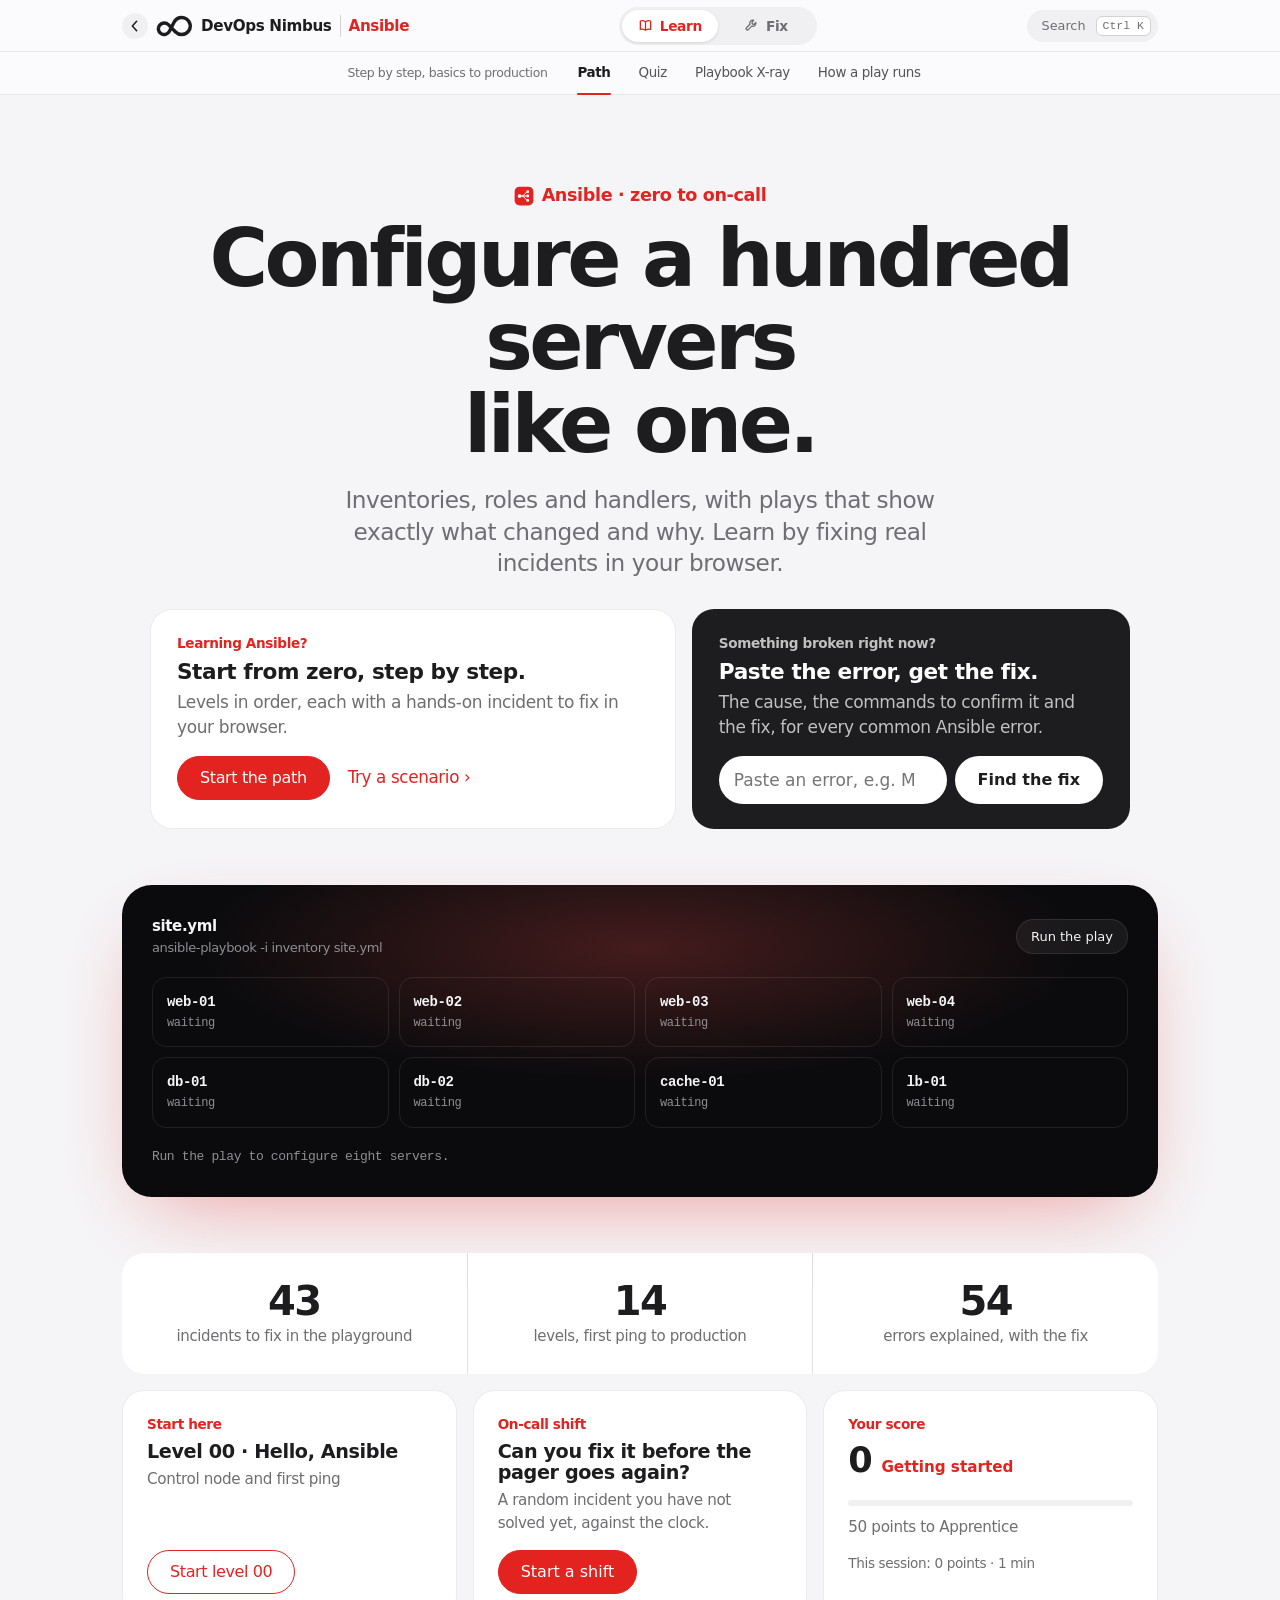
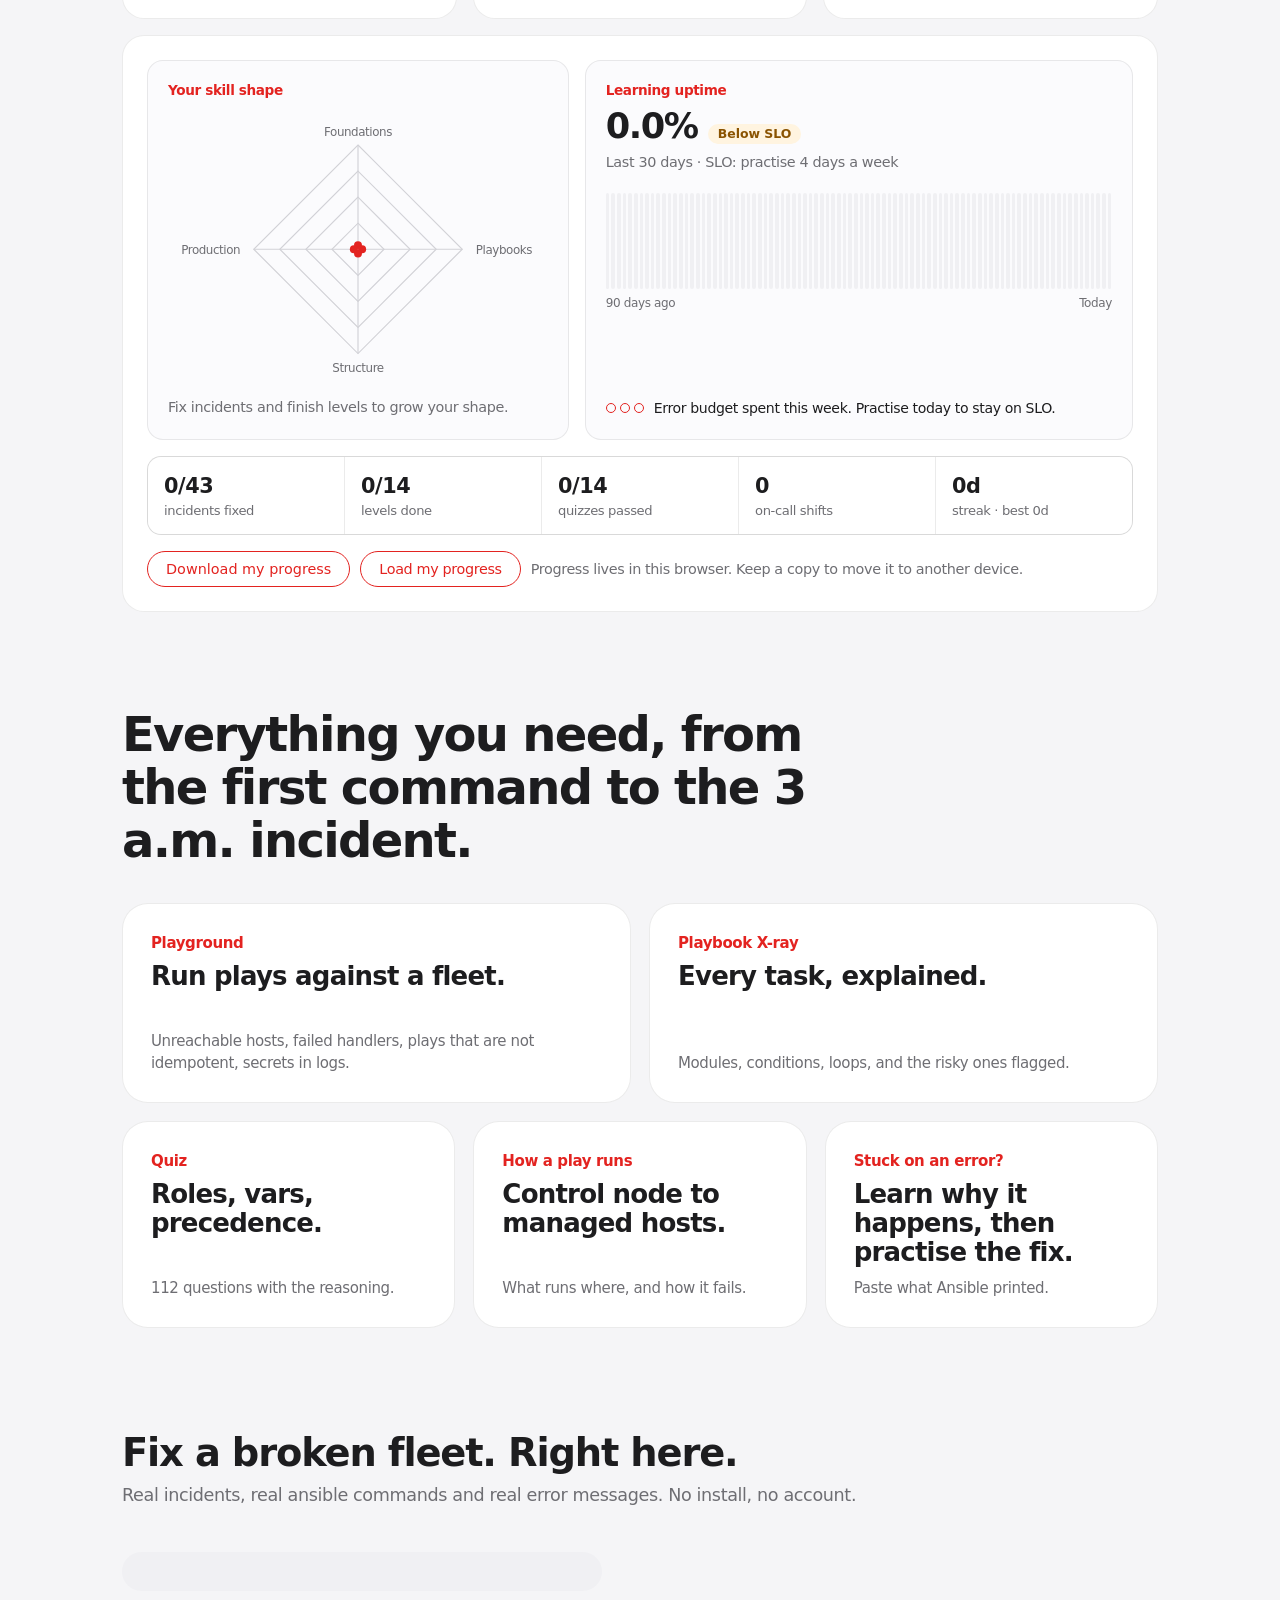
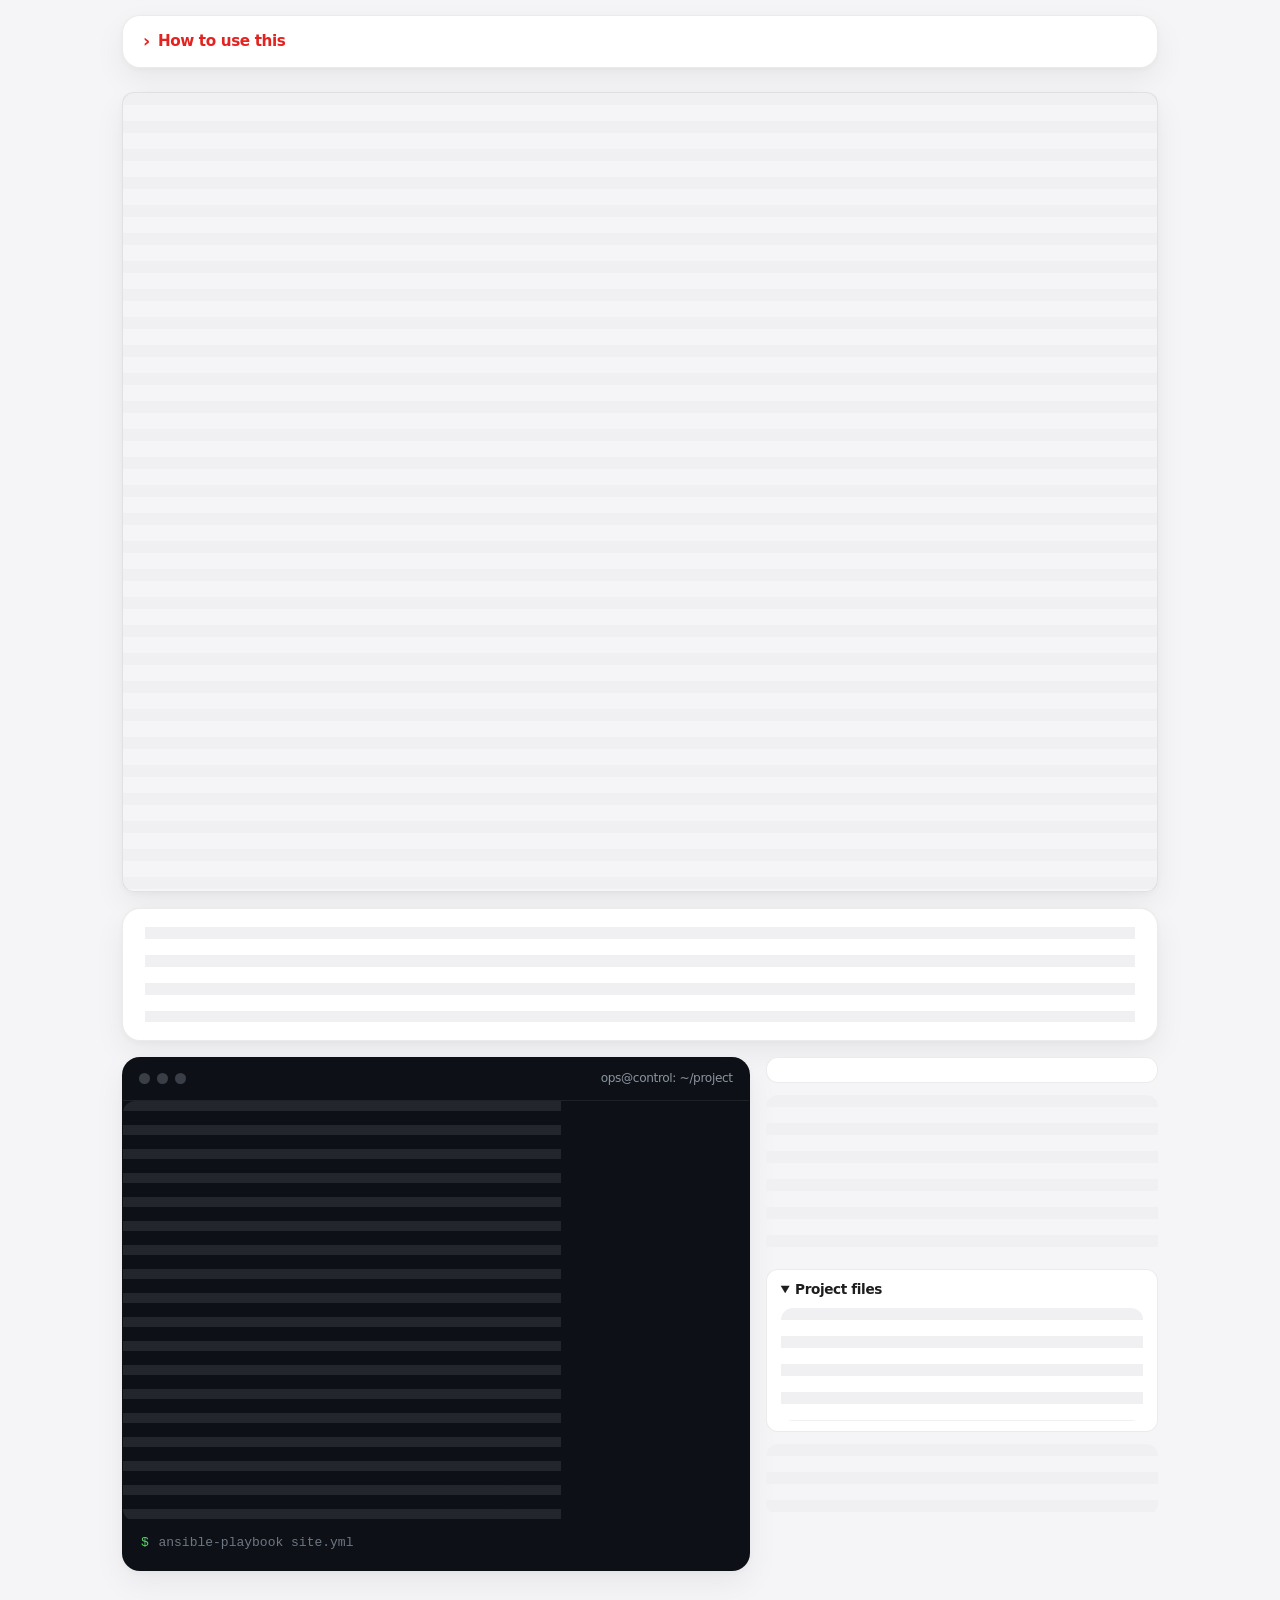
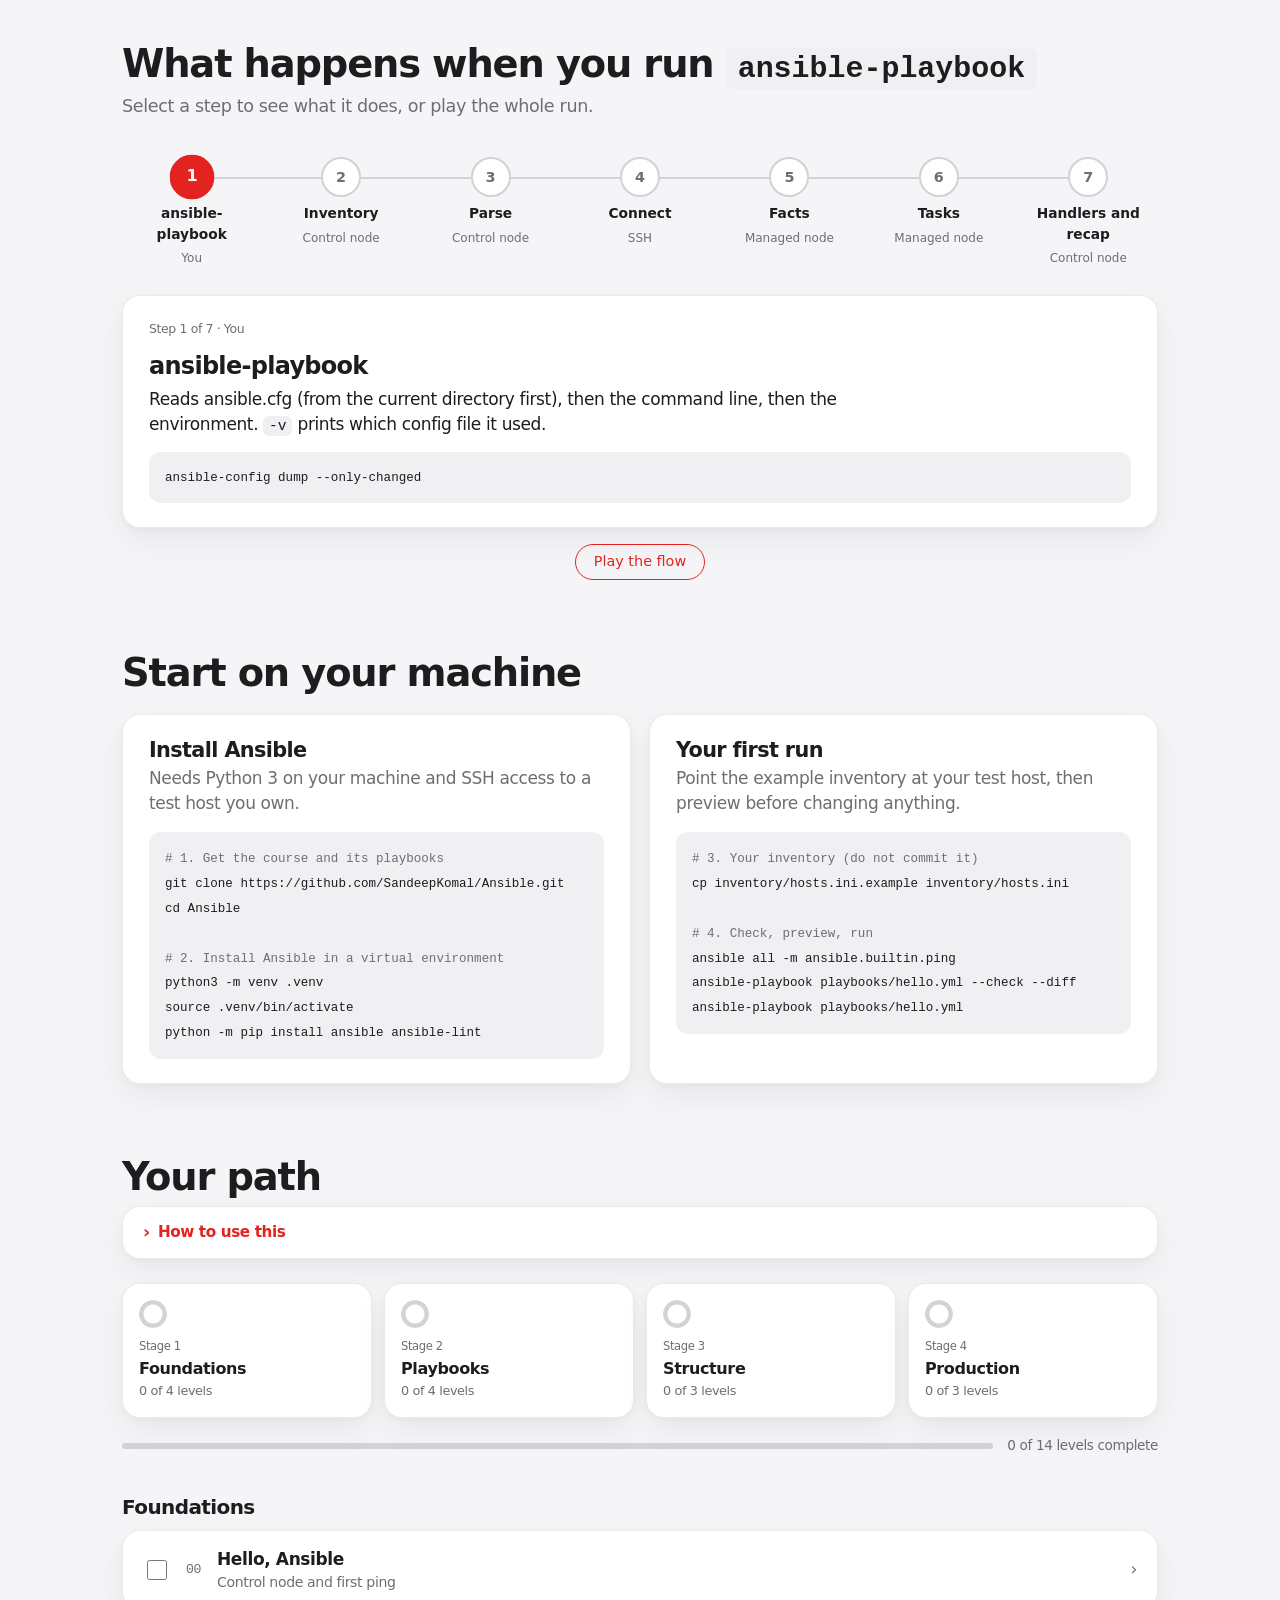
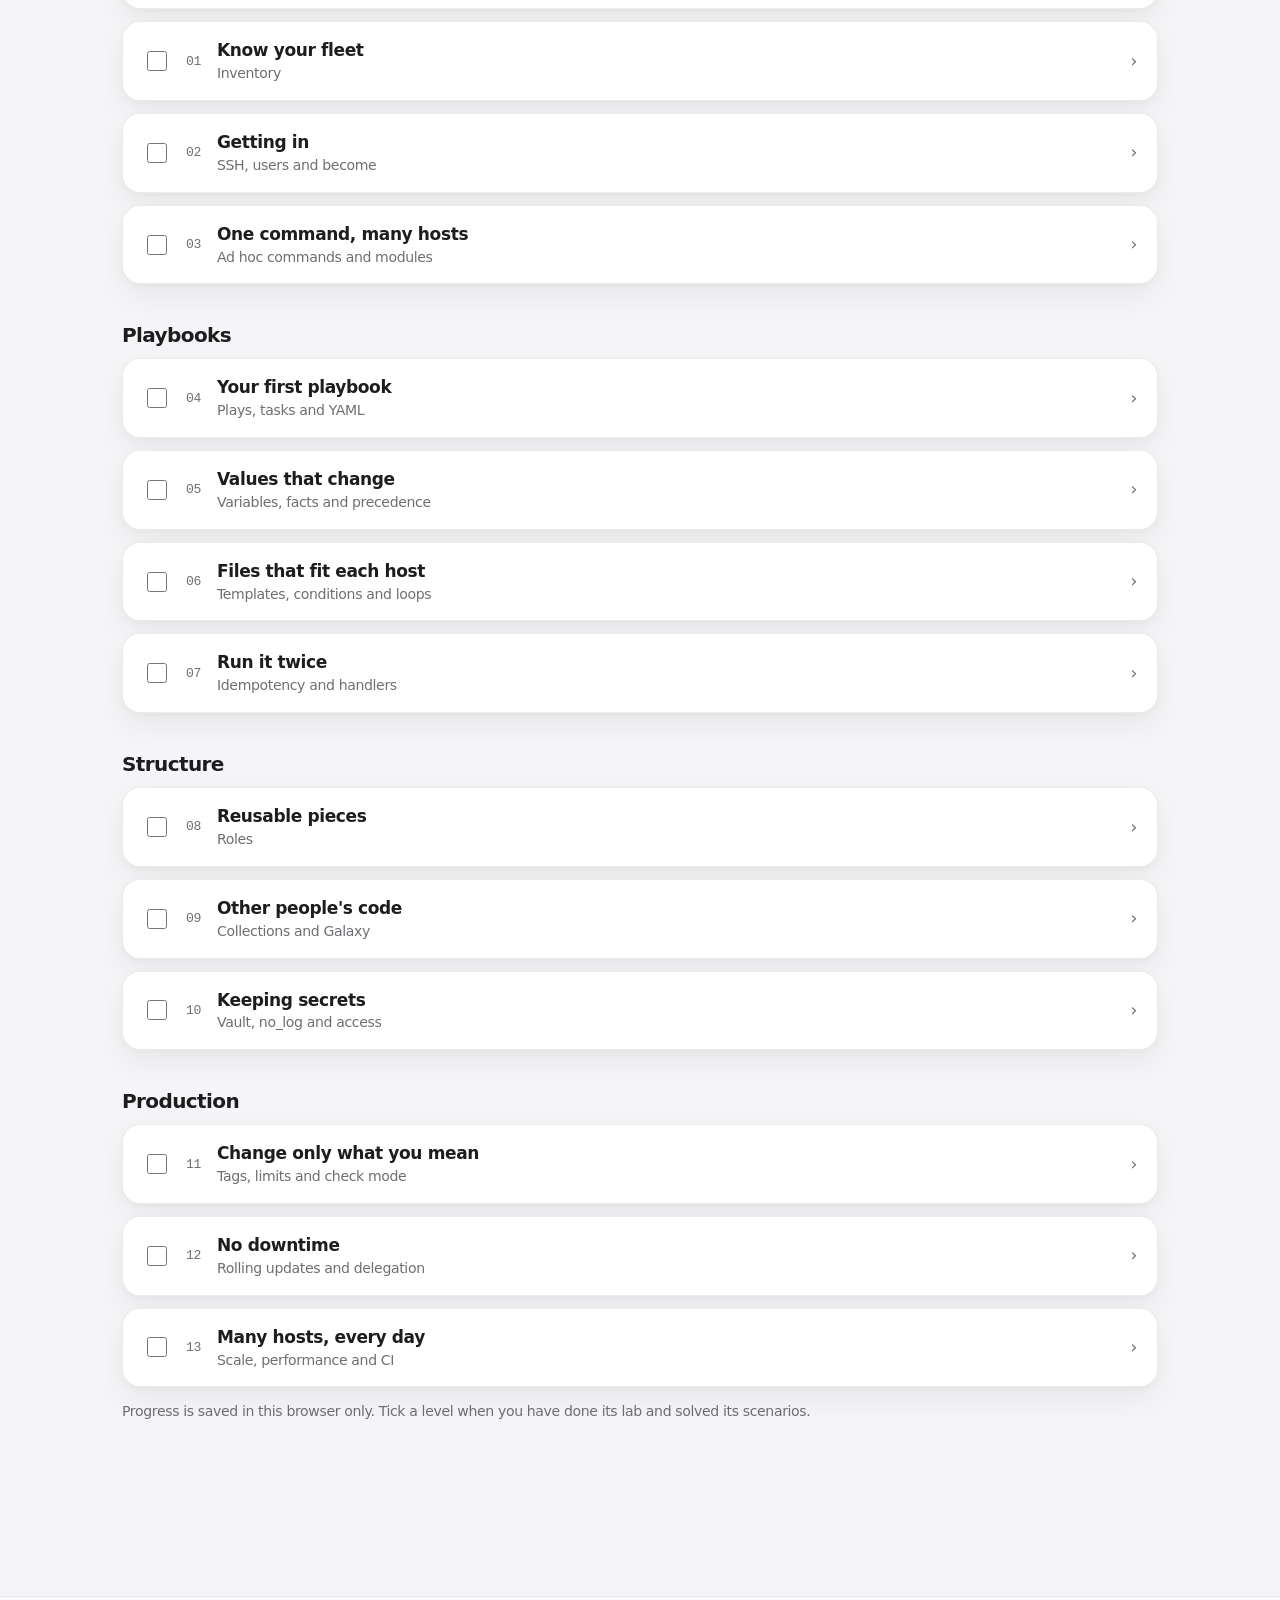
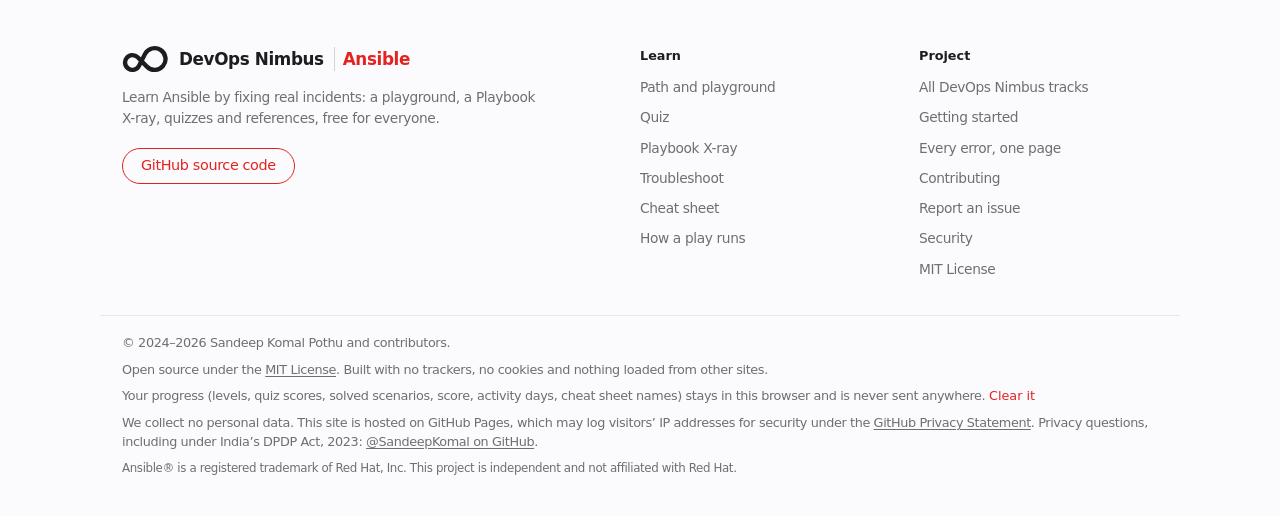
<file: site/index.html>
<!doctype html>
<html lang="en">
<head>
  <meta charset="utf-8">
  <meta name="viewport" content="width=device-width, initial-scale=1">
  <meta http-equiv="Content-Security-Policy" content="default-src 'self'; script-src 'self'; style-src 'self'; img-src 'self' data:; connect-src 'none'; base-uri 'none'; form-action 'none'">
  <meta name="description" content="Learn Ansible by fixing real incidents: a browser playground with 43 scenarios, a Playbook X-ray, quizzes, a troubleshooting reference for every common Ansible error, and a cheat sheet. Free, no account.">
  <meta property="og:type" content="website">
  <meta property="og:site_name" content="DevOps Nimbus">
  <meta property="og:title" content="Ansible, zero to on-call · DevOps Nimbus">
  <meta property="og:description" content="Real Ansible errors, explained and practised: UNREACHABLE, Missing sudo password, undefined variables, Vault, handlers, rolling updates. Free and open source.">
  <meta property="og:url" content="https://sandeepkomal.github.io/Ansible/">
  <link rel="canonical" href="https://sandeepkomal.github.io/Ansible/">
  <title>Ansible · DevOps Nimbus</title>
  <link rel="stylesheet" href="style.css">
  <link rel="preload" href="data.js" as="script">
  <link rel="preload" href="engage.js" as="script">
  <link rel="preload" href="app.js" as="script">
  <link rel="icon" href="favicon.svg" type="image/svg+xml">
</head>
<body>
  <a class="skip" href="#main">Skip to content</a>
  <header class="top">
    <div class="wrap top-inner">
      <div class="brand">
        <a class="brand-hub" href="https://sandeepkomal.github.io/devops-nimbus/" title="Back to all DevOps Nimbus tracks"><span class="brand-back" aria-hidden="true"><svg viewBox="0 0 8 14" width="7" height="12"><path d="M6.5 1.5 1.5 7l5 5.5" fill="none" stroke="currentColor" stroke-width="1.8" stroke-linecap="round" stroke-linejoin="round"/></svg></span><img class="mark" src="nimbus.svg" alt="" width="37" height="22"><span>DevOps Nimbus</span><span class="sr-only">: back to all tracks</span></a>
        <a class="brand-track" href="#path">Ansible</a>
      </div>
      <nav class="switch" aria-label="Mode">
        <a class="sw learn" href="#path"><svg viewBox="0 0 16 16" width="15" height="15" aria-hidden="true"><path d="M2.5 3.2c1.8-.6 3.6-.4 5.5.8 1.9-1.2 3.7-1.4 5.5-.8v9c-1.8-.6-3.6-.4-5.5.8-1.9-1.2-3.7-1.4-5.5-.8zM8 4v9" fill="none" stroke="currentColor" stroke-width="1.4" stroke-linejoin="round"/></svg>Learn</a>
        <a class="sw fix" href="#doctor"><svg viewBox="0 0 16 16" width="15" height="15" aria-hidden="true"><path d="M10.2 2.4a3.3 3.3 0 0 0-3.9 4.3L2.6 10.4a1.4 1.4 0 0 0 2 2l3.7-3.7a3.3 3.3 0 0 0 4.3-3.9l-2 2-1.7-.4-.4-1.7z" fill="none" stroke="currentColor" stroke-width="1.4" stroke-linejoin="round"/></svg>Fix</a>
      </nav>
      <button type="button" class="kbd-btn" id="palette-open" aria-label="Search the site (Ctrl+K)"><span>Search</span><kbd id="palette-key">Ctrl K</kbd></button>
    </div>
    <div class="wrap sub-row">
      <nav class="subnav" aria-label="Sections">
        <div class="mode learn" role="group" aria-label="Learn">
          <span class="mode-k">Step by step, basics to production</span>
          <a href="#path" data-tab="path">Path</a>
          <a href="#quiz" data-tab="quiz">Quiz</a>
          <a href="#xray" data-tab="xray">Playbook X-ray</a>
          <a href="#arch" data-tab="arch">How a play runs</a>
        </div>
        <div class="mode fix" role="group" aria-label="Fix">
          <span class="mode-k">Something broken? Find the cause and the fix</span>
          <a href="#doctor" data-tab="doctor">Troubleshoot</a>
          <a href="#cheats" data-tab="cheats">Cheat sheet</a>
        </div>
      </nav>
    </div>
  </header>

  <main id="main">
    <section id="tab-path" class="tab">
      <header class="hero">
        <div class="wrap">
          <p class="eyebrow"><img class="eyebrow-logo" src="logo.svg" alt="" width="20" height="20">Ansible · zero to on-call</p>
          <h1>Configure a hundred servers<br>like one.</h1>
          <p class="sub">Inventories, roles and handlers, with plays that show exactly what changed and why. Learn by fixing real incidents in your browser.</p>
          <div class="doors">
            <div class="door learn">
              <p class="door-k">Learning Ansible?</p>
              <h2>Start from zero, step by step.</h2>
              <p>Levels in order, each with a hands-on incident to fix in your browser.</p>
              <div class="ctas"><a class="pill primary" href="#path-title" id="cta-path">Start the path</a><a class="link-more" href="#pg-title" id="cta-try">Try a scenario</a></div>
            </div>
            <div class="door fix">
              <p class="door-k">Something broken right now?</p>
              <h2>Paste the error, get the fix.</h2>
              <p>The cause, the commands to confirm it and the fix, for every common Ansible error.</p>
              <div class="door-search"><input id="door-q" type="search" placeholder="Paste an error, e.g. Missing sudo password" aria-label="Paste an error" autocomplete="off"><button type="button" class="pill" id="door-go">Find the fix</button></div>
            </div>
          </div>
          <div class="stage" id="stage" aria-label="A play across eight hosts"></div>
          <div class="stats" id="stats"></div>
          <section class="engage" id="engage" aria-label="Your learning"></section>
        </div>
      </header>

      <div class="wrap">
        <section class="features" aria-labelledby="features-title">
          <h2 id="features-title" class="section-title big">Everything you need, from the first command to the 3 a.m. incident.</h2>
          <div class="bento" id="bento"></div>
        </section>

        <section class="playground" aria-labelledby="pg-title">
          <div class="pg-head">
            <div>
              <h2 id="pg-title" class="section-title">Fix a broken fleet. Right here.</h2>
              <p class="section-sub">Real incidents, real ansible commands and real error messages. No install, no account.</p>
            </div>
            <p id="pg-goal" class="pg-goal" aria-live="polite"></p>
          </div>
          <div class="guide-slot" data-guide="playground"></div>
          <div class="pg-scenarios" id="pg-scenarios" role="group" aria-label="Scenario"></div>
          <div class="pg-story card" id="pg-story"></div>
          <div class="pg-body">
            <div class="pg-main">
              <div class="pg-term" id="pg-term">
                <div class="pg-bar" aria-hidden="true"><span></span><span></span><span></span><em>ops@control: ~/project</em></div>
                <div class="pg-out" id="pg-out" role="log" aria-live="polite" aria-label="Terminal output"></div>
                <form class="pg-form" id="pg-form" autocomplete="off">
                  <span id="pg-prompt" aria-hidden="true">$</span>
                  <input id="pg-input" type="text" spellcheck="false" autocapitalize="off" aria-label="Type a command" placeholder="ansible-playbook site.yml">
                </form>
              </div>
              <div class="pg-editor card" id="pg-editor" hidden>
                <div class="pg-editor-bar">
                  <strong id="pg-editor-name"></strong>
                  <span class="muted small">Ctrl+S saves, Esc closes</span>
                  <span class="pg-editor-actions">
                    <button type="button" class="pill small-pill primary" id="pg-editor-save">Save</button>
                    <button type="button" class="pill small-pill" id="pg-editor-cancel">Close</button>
                  </span>
                </div>
                <textarea id="pg-editor-text" spellcheck="false" autocapitalize="off" aria-label="File contents" rows="16"></textarea>
              </div>
            </div>
            <div class="pg-side">
              <div class="pg-check" id="pg-check" aria-live="polite"></div>
              <div class="pg-map" id="pg-map" aria-label="Fleet"></div>
              <details class="pg-files" id="pg-files-box" open>
                <summary>Project files</summary>
                <ul id="pg-files"></ul>
              </details>
              <div class="pg-try" id="pg-try"></div>
            </div>
          </div>
        </section>

        <section class="flow-block" aria-labelledby="flow-title">
          <h2 id="flow-title" class="section-title">What happens when you run <code>ansible-playbook</code></h2>
          <p class="section-sub">Select a step to see what it does, or play the whole run.</p>
          <ol id="flow" class="flow" aria-label="Run flow"></ol>
          <div class="flow-detail card" id="flow-detail" aria-live="polite"></div>
          <div class="flow-controls">
            <button type="button" class="pill small-pill" id="flow-play">Play the flow</button>
          </div>
        </section>

        <section aria-labelledby="start-title" class="start-block">
          <h2 id="start-title" class="section-title">Start on your machine</h2>
          <div class="start-grid">
            <div class="card">
              <h3>Install Ansible</h3>
              <p class="muted">Needs Python 3 on your machine and SSH access to a test host you own.</p>
              <pre class="start"><code><span class="cm"># 1. Get the course and its playbooks</span>
git clone https://github.com/SandeepKomal/Ansible.git
cd Ansible

<span class="cm"># 2. Install Ansible in a virtual environment</span>
python3 -m venv .venv
source .venv/bin/activate
python -m pip install ansible ansible-lint</code></pre>
            </div>
            <div class="card">
              <h3>Your first run</h3>
              <p class="muted">Point the example inventory at your test host, then preview before changing anything.</p>
              <pre class="start"><code><span class="cm"># 3. Your inventory (do not commit it)</span>
cp inventory/hosts.ini.example inventory/hosts.ini

<span class="cm"># 4. Check, preview, run</span>
ansible all -m ansible.builtin.ping
ansible-playbook playbooks/hello.yml --check --diff
ansible-playbook playbooks/hello.yml</code></pre>
            </div>
          </div>
        </section>

        <h2 class="section-title" id="path-title">Your path</h2>
        <div class="guide-slot" data-guide="path"></div>
        <div class="stages" id="stages" role="list"></div>
        <div class="progress-row">
          <div class="bar" role="progressbar" aria-label="Levels complete" aria-valuemin="0" aria-valuemax="14" id="bar"><span id="bar-fill"></span></div>
          <span id="bar-text"></span>
        </div>
        <div id="levels"></div>
        <p class="note">Progress is saved in this browser only. Tick a level when you have done its lab and solved its scenarios.</p>
      </div>
    </section>

    <section id="tab-quiz" class="tab wrap" hidden>
      <h2>Quiz</h2>
      <p class="lede">Scenario questions for every level, from the first ping to rolling updates. You see right or wrong at once, with the reasoning, which is where the learning is.</p>
      <div class="guide-slot" data-guide="quiz"></div>
      <label class="field">Practise
        <select id="quiz-level"></select>
      </label>
      <button type="button" class="pill small-pill quiz-again" id="quiz-again">Start again with new order</button>
      <div id="quiz-list"></div>
    </section>

    <section id="tab-xray" class="tab wrap" hidden>
      <h2>Playbook X-ray</h2>
      <p class="lede">Paste a playbook or a role's task file. Every line is explained, and risky patterns are flagged with what to do instead.</p>
      <div class="guide-slot" data-guide="xray"></div>
      <div class="seg" id="xray-pick" role="tablist" aria-label="Playbook"></div>
      <div class="xray-paste card" id="xray-paste">
        <div id="xray-edit">
          <label for="xray-input" class="xray-paste-label">Paste a playbook or task file</label>
          <textarea id="xray-input" rows="12" spellcheck="false" autocapitalize="off" placeholder="---&#10;- name: Web servers&#10;  hosts: web&#10;  tasks:&#10;    ..."></textarea>
          <p id="xray-error" class="xray-warn" hidden></p>
          <div class="xray-paste-actions">
            <button type="button" class="pill primary small-pill" id="xray-go">Explain</button>
            <button type="button" class="pill small-pill" id="xray-example">Load an example</button>
            <button type="button" class="pill small-pill" id="xray-clear">Clear</button>
            <span class="note">Ctrl+Enter explains. Everything stays in your browser; do not paste real secrets.</span>
          </div>
        </div>
        <div id="xray-result" hidden>
          <div class="xray-result-bar">
            <div>
              <p class="xray-result-title" id="xray-summary"></p>
              <p class="note">Select any line to see what it does. Lines marked in amber are worth a second look.</p>
            </div>
            <div class="xray-result-actions">
              <button type="button" class="pill small-pill" id="xray-edit-btn">Edit</button>
              <button type="button" class="pill small-pill" id="xray-clear-2">Clear</button>
            </div>
          </div>
          <div id="xray-review" aria-live="polite"></div>
        </div>
      </div>
      <div class="xray" id="xray-view" hidden>
        <ol id="xray-lines" class="code" aria-label="Playbook lines"></ol>
        <aside id="xray-note" class="card" aria-live="polite"><p class="muted">Pick a line on the left.</p></aside>
      </div>
    </section>

    <section id="tab-doctor" class="tab wrap" hidden>
      <p class="mode-banner"><strong>Fix mode.</strong> For when something is broken right now. Learning Ansible instead? <a href="#path">Start the path</a>.</p>
      <h2>Stuck on an error?</h2>
      <p class="lede">Paste the error Ansible printed, or describe the symptom. Each answer explains why it happens, how to confirm it and how to fix and prevent it, then gives you a safe scenario to break and fix it yourself, so you recognise it next time.</p>
      <div class="guide-slot" data-guide="doctor"></div>
      <label class="field wide-field">Search errors and symptoms
        <textarea id="doctor-q" rows="2" placeholder="Paste an error, e.g. fatal: [web-01]: FAILED! => {&quot;msg&quot;: &quot;Missing sudo password&quot;}" spellcheck="false"></textarea>
      </label>
      <div id="doctor-hits" aria-live="polite"></div>
      <div id="doctor-out"></div>
      <div id="doctor-list" class="doctor-groups"></div>
      <p class="note">A plain copy of this reference, readable without JavaScript: <a href="problems.html">problems.html</a>.</p>
    </section>

    <section id="tab-cheats" class="tab wrap" hidden>
      <h2>Cheat sheet</h2>
      <p class="lede">Type your own names once and every command fills in, ready to copy. Try runs a command in the playground, opening the scenario it needs. Lab marks the few that need a real machine.</p>
      <div class="guide-slot" data-guide="cheats"></div>
      <div class="cheat-tools">
        <label class="field">Search
          <input id="cheat-q" type="search" placeholder="vault, limit, facts, galaxy..." autocomplete="off">
        </label>
        <details class="cheat-fill-box" id="cheat-fill-box">
          <summary>Fill in your own names</summary>
          <div class="cheat-fill" id="cheat-fill"></div>
        </details>
      </div>
      <div id="cheat-out"></div>
    </section>

    <section id="tab-arch" class="tab wrap" hidden>
      <h2>How a play runs</h2>
      <p class="lede">What runs on the control node, what crosses the wire, and what runs on each managed host. Point at a component, or tab to it, to read about it.</p>
      <div class="arch" id="arch"></div>
    </section>
  </main>

  <footer class="foot">
    <div class="wrap foot-grid">
      <div class="foot-brand">
        <a class="brand" href="#path">
          <img class="mark" src="nimbus.svg" alt="" width="47" height="28">
          DevOps Nimbus <span class="brand-track">Ansible</span>
        </a>
        <p>Learn Ansible by fixing real incidents: a playground, a Playbook X-ray, quizzes and references, free for everyone.</p>
        <a class="pill small-pill foot-gh" data-repo="" href="#">GitHub source code</a>
      </div>
      <nav class="foot-col" aria-label="Learn">
        <h2>Learn</h2>
        <a href="#path">Path and playground</a>
        <a href="#quiz">Quiz</a>
        <a href="#xray">Playbook X-ray</a>
        <a href="#doctor">Troubleshoot</a>
        <a href="#cheats">Cheat sheet</a>
        <a href="#arch">How a play runs</a>
      </nav>
      <nav class="foot-col" aria-label="Project">
        <h2>Project</h2>
        <a href="https://sandeepkomal.github.io/devops-nimbus/">All DevOps Nimbus tracks</a>
        <a data-repo="/blob/main/docs/GETTING_STARTED.md" href="#">Getting started</a>
        <a href="problems.html">Every error, one page</a>
        <a data-repo="/blob/main/CONTRIBUTING.md" href="#">Contributing</a>
        <a data-repo="/issues/new/choose" href="#">Report an issue</a>
        <a data-repo="/blob/main/SECURITY.md" href="#">Security</a>
        <a data-repo="/blob/main/LICENSE" href="#">MIT License</a>
      </nav>
    </div>
    <div class="wrap foot-base">
      <p>© 2024–2026 Sandeep Komal Pothu and contributors.</p>
      <p>Open source under the <a data-repo="/blob/main/LICENSE" href="#">MIT License</a>. Built with no trackers, no cookies and nothing loaded from other sites.</p>
      <p>Your progress (levels, quiz scores, solved scenarios, score, activity days, cheat sheet names) stays in this browser and is never sent anywhere. <button type="button" class="link-btn" id="forget">Clear it</button></p>
      <p>We collect no personal data. This site is hosted on GitHub Pages, which may log visitors’ IP addresses for security under the <a href="https://docs.github.com/en/site-policy/privacy-policies/github-general-privacy-statement">GitHub Privacy Statement</a>. Privacy questions, including under India’s DPDP Act, 2023: <a href="https://github.com/SandeepKomal">@SandeepKomal on GitHub</a>.</p>
      <p class="foot-tm">Ansible® is a registered trademark of Red Hat, Inc. This project is independent and not affiliated with Red Hat.</p>
    </div>
  </footer>

  <dialog id="palette" class="palette" aria-label="Search">
    <input id="palette-input" type="text" placeholder="Jump to a scenario, error, level or section" autocomplete="off" aria-controls="palette-list">
    <ul id="palette-list" role="listbox"></ul>
    <p class="palette-foot muted"><kbd>↑</kbd> <kbd>↓</kbd> to move · <kbd>Enter</kbd> to open · <kbd>Esc</kbd> to close</p>
  </dialog>

  <script src="data.js"></script>
  <script src="search.js"></script>
  <script src="engage.js"></script>
  <script src="app.js"></script>
</body>
</html>
</file>
<file: site/style.css>
/* DevOps Nimbus Ansible. Calm, product-page styling: system font, generous space, one accent. */
:root {
  --bg: #f5f5f7;
  --surface: #ffffff;
  --surface-2: #fbfbfd;
  --text: #1d1d1f;
  --muted: #6e6e73;
  --line: #d2d2d7;
  --hair: rgba(0, 0, 0, .08);
  --accent: #e32320;
  --accent-hover: #b91a17;
  --accent-2: #e32320;
  --accent-soft: #ededef;
  --on-accent: #ffffff;
  --stage-accent: #e84b49; /* the dark stage keeps the dark-mode accent */
  --ok: #1d8a3a;
  --ok-soft: #e9f6ec;
  --bad: #d70015;
  --bad-soft: #fdecee;
  --warn: #c77700;
  --warn-text: #8a5300;
  --warn-soft: #fff4e0;
  --code-bg: #f0f0f3;
  --nav: #fbfbfd;
  --stage: #0b0b0d;
  --stage-text: #f5f5f7;
  --stage-muted: #8e8e93;
  --stage-line: rgba(255, 255, 255, .09);
  --s-ok: #30d158;
  --s-warn: #ffd60a;
  --s-bad: #ff453a;
  --shadow: 0 2px 8px rgba(0, 0, 0, .04), 0 12px 32px rgba(0, 0, 0, .06);
  --radius: 18px;
  --radius-sm: 12px;
  --ease: cubic-bezier(.22, .8, .2, 1);
  --dur-fast: .15s;
  --dur: .24s;
  color-scheme: light dark;
}
@media (prefers-color-scheme: dark) {
  :root {
    --bg: #000000;
    --surface: #1c1c1e;
    --surface-2: #161617;
    --text: #f5f5f7;
    --muted: #a1a1a6;
    --line: #424245;
    --hair: rgba(255, 255, 255, .1);
    --accent: #e84b49;
    --accent-hover: #ed6f6d;
    --accent-2: #e84b49;
    --accent-soft: #412426;
    --on-accent: #000000;
    --ok: #30d158;
    --ok-soft: #0f2e18;
    --bad: #ff6961;
    --bad-soft: #3a1414;
    --warn: #ffb340;
    --warn-text: #ffcc80;
    --warn-soft: #3a2a0c;
    --code-bg: #2c2c2e;
    --nav: #161617;
    --shadow: none;
  }
}

* { box-sizing: border-box; }
html { -webkit-text-size-adjust: 100%; scroll-padding-top: 96px; }
body {
  margin: 0; background: var(--bg); color: var(--text);
  font: 17px/1.47 -apple-system, BlinkMacSystemFont, "SF Pro Text", "Helvetica Neue", "Segoe UI", system-ui, sans-serif;
  letter-spacing: -.022em; -webkit-font-smoothing: antialiased;
}
a { color: var(--accent); text-decoration: none; }
a:hover { text-decoration: underline; }
code, pre, kbd { font-family: "SF Mono", ui-monospace, Menlo, Consolas, monospace; }
code, pre { font-size: .86em; letter-spacing: 0; }
:not(pre) > code { background: var(--code-bg); padding: .12em .4em; border-radius: 6px; overflow-wrap: anywhere; }
pre { background: var(--code-bg); padding: 14px 16px; border-radius: var(--radius-sm); overflow-x: auto; margin: 0; line-height: 1.6; }
h1, h2, h3, h4 { letter-spacing: -.03em; line-height: 1.1; }
:focus-visible { outline: 3px solid var(--accent); outline-offset: 3px; border-radius: 8px; }

.wrap { max-width: 1080px; margin: 0 auto; padding: 0 22px; }
.skip { position: absolute; left: -9999px; }
.skip:focus { left: 16px; top: 8px; background: var(--surface); padding: 6px 10px; z-index: 30; }
.muted { color: var(--muted); }
.small { font-size: .9rem; }
.note { color: var(--muted); font-size: .88rem; }
.lede { color: var(--muted); font-size: 1.15rem; margin: -6px 0 24px; max-width: 700px; }

/* Navigation: solid and quiet. */
.top { position: sticky; top: 0; z-index: 20; background: var(--nav); border-bottom: 1px solid var(--hair); }
.top-inner { display: flex; align-items: center; gap: 20px; height: 52px; }
.brand { display: flex; align-items: center; gap: 8px; font-weight: 600; font-size: .95rem; color: var(--text); white-space: nowrap; }
.brand:hover { text-decoration: none; }
.brand img { display: block; width: 22px; height: 22px; }
/* Two modes: Learn (the course) and Fix (the reference for something broken now). */

main { padding-bottom: 64px; min-height: 70vh; }
.tab > h2 { font-size: clamp(2rem, 4.5vw, 3rem); font-weight: 700; margin: 48px 0 14px; }
.tab > .mode-banner + h2 { margin-top: 28px; }
.mode-banner { margin: 32px 0 0; padding: 12px 16px; border-radius: 12px; background: var(--surface); border: 1px solid var(--hair); box-shadow: inset 3px 0 0 var(--oncall); font-size: .95rem; }

/* Hero: centred. */
.hero { text-align: center; padding: 88px 0 24px; }
.eyebrow { color: var(--accent); font-weight: 600; font-size: 1.1rem; margin: 0 0 8px; }
.hero h1 { font-size: clamp(2.6rem, 7vw, 5rem); font-weight: 700; letter-spacing: -.045em; margin: 0 0 18px; line-height: 1.04; }
.hero .sub { color: var(--muted); font-size: clamp(1.1rem, 2.2vw, 1.45rem); line-height: 1.36; max-width: 660px; margin: 0 auto 30px; letter-spacing: -.02em; }
.ctas { display: flex; gap: 18px; justify-content: center; align-items: center; flex-wrap: wrap; }
.link-more { font-size: 1.05rem; }
.doors { display: grid; grid-template-columns: 1.2fr 1fr; gap: 16px; max-width: 980px; margin: 8px auto 0; text-align: left; }
.door { padding: 24px 26px; border-radius: 22px; border: 1px solid var(--hair); background: var(--surface); display: flex; flex-direction: column; gap: 6px; }
.door h2 { margin: 0; font-size: 1.35rem; letter-spacing: -.02em; }
.door p { margin: 0; color: var(--muted); }
.door .door-k { font-size: .85rem; font-weight: 600; color: var(--accent); }
.door.fix { background: var(--oncall); border-color: transparent; color: var(--on-oncall); }
.door.fix p, .door.fix .door-k { color: color-mix(in srgb, var(--on-oncall) 72%, transparent); }
.door .ctas { justify-content: flex-start; margin-top: 10px; }
.door-search { display: flex; gap: 8px; margin-top: 10px; }
.door-search input[type="search"] { flex: 1; min-width: 0; border-radius: 99px; }
.link-more::after { content: " ›"; }
.pill {
  display: inline-flex; align-items: center; justify-content: center; gap: 6px; min-height: 44px; padding: 0 22px;
  border-radius: 99px; font: inherit; font-size: 1rem; color: var(--accent); background: transparent;
  border: 1px solid var(--accent); cursor: pointer; transition: background .2s var(--ease), color .2s var(--ease), transform .2s var(--ease);
}
.pill:hover { text-decoration: none; background: var(--accent-soft); }
.pill:active { transform: scale(.98); }
.pill.primary { background: var(--accent); color: var(--on-accent); }
.pill.primary:hover { background: var(--accent-hover); }
.small-pill { min-height: 36px; padding: 0 18px; font-size: .9rem; }

/* The stage: the play across eight hosts, lit by the accent. */
.stage {
  position: relative; text-align: left; margin: 56px 0 0; background: var(--stage); color: var(--stage-text); border-radius: 30px; padding: 30px;
  overflow: clip; isolation: isolate; box-shadow: 0 30px 80px -30px color-mix(in srgb, var(--accent) 45%, transparent);
}
.stage::before { content: ""; position: absolute; inset: -40% -10% auto; height: 120%; background: radial-gradient(closest-side, color-mix(in srgb, var(--stage-accent) 26%, transparent), transparent 70%); z-index: -1; pointer-events: none; }
.stage-bar { display: flex; justify-content: space-between; align-items: center; gap: 12px; margin-bottom: 20px; font-size: 13px; color: var(--stage-muted); flex-wrap: wrap; }
.stage-bar strong { color: var(--stage-text); font-weight: 600; font-size: 15px; display: block; }
.toggle { border: 1px solid var(--stage-line); background: rgba(255, 255, 255, .06); color: var(--stage-text); border-radius: 99px; padding: 7px 14px; font: inherit; font-size: 13px; cursor: pointer; transition: background .2s, border-color .2s; }
.toggle:hover { border-color: var(--stage-accent); background: color-mix(in srgb, var(--stage-accent) 18%, transparent); }
.toggle:disabled { opacity: .6; cursor: default; }
.hosts { display: grid; grid-template-columns: repeat(4, minmax(0, 1fr)); gap: 10px; }
.host { border: 1px solid var(--stage-line); border-radius: 14px; padding: 14px; transition: border-color .3s, background .3s; font: 13px/1.5 "SF Mono", ui-monospace, Menlo, monospace; }
.host b { display: block; font-size: 14px; }
.host span { font-size: 12px; color: var(--stage-muted); }
.host.ok { border-color: color-mix(in srgb, var(--s-ok) 60%, transparent); }
.host.ok b { color: var(--s-ok); }
.host.changed { border-color: color-mix(in srgb, var(--s-warn) 70%, transparent); background: color-mix(in srgb, var(--s-warn) 8%, transparent); }
.host.changed b { color: var(--s-warn); }
.host.run { border-color: var(--stage-accent); }
.recap { margin-top: 18px; font: 13px/1.65 "SF Mono", ui-monospace, Menlo, monospace; color: var(--stage-text); min-height: 1.65em; }
.recap .s-ok { color: var(--s-ok); } .recap .s-warn { color: var(--s-warn); } .recap .dim { color: var(--stage-muted); }

/* Stats strip and bento */
.stats { display: grid; grid-template-columns: repeat(3, 1fr); gap: 1px; background: var(--hair); border-radius: 22px; overflow: hidden; margin: 56px 0 0; }
.stats div { background: var(--surface); padding: 26px; }
.stats b { display: block; font-size: 40px; letter-spacing: -.04em; line-height: 1.1; }
.stats span { color: var(--muted); font-size: 15px; }
.features { padding: 72px 0 8px; }
.section-title.big { font-size: clamp(2rem, 4.5vw, 3rem); margin: 0 0 36px; max-width: 760px; letter-spacing: -.035em; }
.bento { display: grid; grid-template-columns: repeat(6, 1fr); gap: 18px; }
.tile {
  background: var(--surface); border: 1px solid var(--hair); border-radius: 26px; padding: 28px; grid-column: span 2; min-height: 200px; color: var(--text);
  display: flex; flex-direction: column; justify-content: space-between; transition: transform .35s var(--ease), box-shadow .35s var(--ease);
}
.tile:hover { text-decoration: none; transform: translateY(-3px); box-shadow: 0 18px 40px -22px rgba(0, 0, 0, .3); }
.tile.wide { grid-column: span 3; }
.tile .k { color: var(--accent); font-weight: 600; font-size: 15px; }
.tile h3 { font-size: 26px; letter-spacing: -.03em; line-height: 1.12; margin: 8px 0 0; }
.tile p { color: var(--muted); margin: 10px 0 0; font-size: 15px; }

.section-title { font-size: clamp(1.7rem, 3.5vw, 2.4rem); font-weight: 700; margin: 72px 0 8px; }
.section-title code { font-size: .78em; }
.section-sub { color: var(--muted); font-size: 1.1rem; margin: 0 0 24px; }

/* Run flow */
.flow-block { margin-top: 24px; }
.flow { list-style: none; padding: 0; margin: 0 0 16px; display: grid; grid-template-columns: repeat(7, minmax(0, 1fr)); gap: 10px; position: relative; }
.flow::before { content: ""; position: absolute; left: 7%; right: 7%; top: 34px; height: 2px; background: var(--line); z-index: 0; }
.step { position: relative; z-index: 1; }
.step button { width: 100%; display: flex; flex-direction: column; align-items: center; gap: 6px; padding: 14px 6px 12px; font: inherit; color: var(--text); background: transparent; border: 0; border-radius: var(--radius-sm); cursor: pointer; transition: background .25s var(--ease); }
.step button:hover { background: var(--surface); }
.step .dot { width: 40px; height: 40px; border-radius: 50%; display: grid; place-items: center; font-weight: 600; font-size: .9rem; background: var(--surface); color: var(--muted); border: 2px solid var(--line); transition: background .35s var(--ease), border-color .35s var(--ease), color .35s var(--ease), transform .35s var(--ease); }
.step.past .dot { border-color: var(--accent); color: var(--accent); }
.step.on .dot { background: var(--accent); border-color: var(--accent); color: var(--on-accent); transform: scale(1.12); }
.step-name { font-weight: 600; font-size: .86rem; text-align: center; overflow-wrap: anywhere; }
.step-role { font-size: .75rem; color: var(--muted); text-align: center; }
.flow-detail { min-height: 190px; }
.flow-detail h3 { font-size: 1.5rem; margin: 2px 0 8px; }
.flow-detail p { margin: 0 0 14px; max-width: 720px; }
.flow-controls { display: flex; justify-content: center; margin-top: 16px; }

/* Start */
.start-grid { display: grid; grid-template-columns: minmax(0, 1fr) minmax(0, 1fr); gap: 18px; margin-top: 20px; }
.start-grid h3 { font-size: 1.3rem; margin: 0 0 4px; }
.start-grid .muted { margin: 0 0 16px; }
pre.start { line-height: 1.7; }
pre.start .cm { color: var(--muted); }

/* Stages and levels */
.stages { display: grid; grid-template-columns: repeat(4, minmax(0, 1fr)); gap: 12px; margin: 22px 0 18px; }
.stage-card { display: flex; flex-direction: column; gap: 2px; padding: 16px; border-radius: var(--radius); background: var(--surface); color: var(--text); box-shadow: var(--shadow); border: 1px solid var(--hair); transition: transform .25s var(--ease); }
.stage-card:hover { text-decoration: none; transform: translateY(-2px); }
.stage-card strong { font-size: 1rem; }
.stage-card .muted { font-size: .8rem; }
.stage-num { font-size: .72rem; color: var(--muted); }
.ring { --p: 0; width: 28px; height: 28px; border-radius: 50%; margin-bottom: 8px; background: conic-gradient(var(--accent) calc(var(--p) * 1%), var(--line) 0); -webkit-mask: radial-gradient(circle, transparent 9px, #000 10px); mask: radial-gradient(circle, transparent 9px, #000 10px); }
.stage-card.complete .ring { background: var(--ok); }
.progress-row { display: flex; align-items: center; gap: 14px; margin: 6px 0 8px; }
.bar { flex: 1; height: 6px; background: var(--line); border-radius: 99px; overflow: hidden; }
.bar span { display: block; height: 100%; width: 0; background: var(--accent); border-radius: 99px; transition: width .5s var(--ease); }
#bar-text { color: var(--muted); font-size: .85rem; white-space: nowrap; }
.stage-title { font-size: 1.25rem; font-weight: 700; margin: 40px 0 12px; }
.levels { list-style: none; padding: 0; margin: 0; display: grid; gap: 12px; }
.level { background: var(--surface); border-radius: var(--radius); box-shadow: var(--shadow); border: 1px solid var(--hair); }
.level summary { display: grid; grid-template-columns: auto auto 1fr auto; align-items: center; gap: 16px; padding: 16px 20px; cursor: pointer; list-style: none; }
.level summary::-webkit-details-marker { display: none; }
.level input { width: 20px; height: 20px; accent-color: var(--ok); }
.level .num { font: .82rem "SF Mono", ui-monospace, Menlo, monospace; color: var(--muted); }
.level .what { display: flex; flex-direction: column; min-width: 0; }
.level .what strong { font-weight: 600; }
.level.done .what strong { color: var(--muted); }
.level .topic { color: var(--muted); font-size: .88rem; }
.level .chev { color: var(--muted); transition: transform .2s var(--ease); }
.level[open] .chev { transform: rotate(90deg); }
.level-body { padding: 0 20px 20px 56px; display: grid; grid-template-columns: minmax(0, 1fr) minmax(0, 1fr); gap: 8px 28px; }
.level-body h4 { margin: 4px 0 6px; font-size: .82rem; color: var(--muted); font-weight: 600; letter-spacing: 0; }
.level-body ul { margin: 0 0 10px; padding-left: 18px; font-size: .95rem; }
.level-body li { margin: 4px 0; }
.level-body pre { font-size: .8rem; margin: 6px 0 10px; }
.level-body p { margin: 0 0 6px; font-size: .95rem; }
.level-links { display: flex; flex-wrap: wrap; gap: 8px; align-items: center; grid-column: 1 / -1; }

/* Cards and forms */
.card { background: var(--surface); border-radius: var(--radius); box-shadow: var(--shadow); border: 1px solid var(--hair); padding: 24px 26px; }
.field { display: flex; flex-direction: column; gap: 6px; font-size: .9rem; color: var(--muted); max-width: 560px; margin-bottom: 22px; }
.wide-field { max-width: none; }
select, input[type="search"], #doctor-q { font: inherit; color: var(--text); background: var(--surface); border: 1px solid var(--line); border-radius: var(--radius-sm); padding: 11px 14px; transition: border-color .2s; }
#doctor-q { font: .9rem/1.5 "SF Mono", ui-monospace, Menlo, Consolas, monospace; resize: vertical; letter-spacing: 0; }
select:focus, input[type="search"]:focus, #doctor-q:focus { border-color: var(--accent); outline: none; box-shadow: 0 0 0 4px var(--accent-soft); }

/* Quiz */
.score { position: sticky; top: 60px; z-index: 5; background: var(--surface); box-shadow: var(--shadow); border: 1px solid var(--hair); border-radius: var(--radius); padding: 14px 20px; margin-bottom: 18px; display: grid; gap: 10px; }
.score .meter { display: block; height: 6px; background: var(--line); border-radius: 99px; overflow: hidden; }
.score .fill { display: block; height: 100%; width: 0; background: var(--accent); transition: width .35s var(--ease); }
.score .result { margin: 0; }
.linkish, .link-btn { font: inherit; color: var(--accent); background: none; border: 0; padding: 0; cursor: pointer; }
.linkish:hover, .link-btn:hover { text-decoration: underline; }
.question { margin-bottom: 16px; }
.question h3 { font-size: 1.15rem; margin: 0 0 16px; font-weight: 600; line-height: 1.35; letter-spacing: -.02em; }
.tag { margin: 0 0 6px; font-size: .78rem; color: var(--muted); font-weight: 500; }
.options { display: grid; gap: 10px; }
.opt { font: inherit; font-size: 1rem; text-align: left; color: var(--text); background: var(--surface-2); border: 1px solid var(--line); border-radius: var(--radius-sm); padding: 13px 16px; cursor: pointer; transition: border-color .2s var(--ease), background .2s var(--ease); }
.opt:hover:not(:disabled) { border-color: var(--accent); background: var(--surface); }
.opt:disabled { cursor: default; }
.opt.right { border-color: var(--ok); background: var(--ok-soft); }
.opt.right::before { content: "✓  "; color: var(--ok); font-weight: 700; }
.opt.wrong { border-color: var(--bad); background: var(--bad-soft); }
.opt.wrong::before { content: "✕  "; color: var(--bad); font-weight: 700; }
.opt:disabled:not(.right):not(.wrong) { opacity: .55; }
.feedback { margin: 14px 0 0; line-height: 1.5; }
.feedback:empty { display: none; }
.feedback.ok strong { color: var(--ok); }
.feedback.bad strong { color: var(--bad); }
.quiz-again { margin: -8px 0 20px; }

/* Playbook X-ray */
.seg { display: inline-flex; background: var(--code-bg); border-radius: 99px; padding: 3px; margin-bottom: 18px; flex-wrap: wrap; }
.seg button { font: inherit; font-size: .9rem; border: 0; background: transparent; color: var(--muted); padding: 7px 18px; border-radius: 99px; cursor: pointer; transition: background .2s, color .2s; }
.seg button[aria-selected="true"] { background: var(--surface); color: var(--text); box-shadow: 0 1px 4px rgba(0, 0, 0, .12); }
.xray { display: grid; grid-template-columns: minmax(0, 1.3fr) minmax(0, 1fr); gap: 18px; align-items: start; }
.xray[hidden] { display: none; }
.code { list-style: none; margin: 0; padding: 10px 0; background: var(--surface); border: 1px solid var(--hair); box-shadow: var(--shadow); border-radius: var(--radius); overflow-x: auto; counter-reset: ln; }
.code li { counter-increment: ln; display: flex; }
.code li::before { content: counter(ln); width: 38px; flex: none; text-align: right; padding-right: 12px; color: var(--muted); font: .78rem/2.1 "SF Mono", ui-monospace, Menlo, monospace; opacity: .6; }
.line { flex: 1; text-align: left; border: 0; background: transparent; color: var(--text); font: .85rem/2.1 "SF Mono", ui-monospace, Menlo, Consolas, monospace; white-space: pre; padding: 0 14px 0 4px; cursor: pointer; border-radius: 6px; transition: background .15s; }
.line:hover, .line.on { background: var(--accent-soft); }
.line.on { box-shadow: inset 3px 0 0 var(--accent); }
.line.blank { cursor: default; }
.line.blank:hover { background: none; }
.line.warn { box-shadow: inset 3px 0 0 var(--warn); }
.line.unknown { color: var(--muted); }
#xray-note { position: sticky; top: 72px; }
#xray-note pre { margin-bottom: 14px; white-space: pre-wrap; }
.xray-warn { color: var(--warn-text); background: var(--warn-soft); padding: 8px 12px; border-radius: 10px; font-size: .92rem; }
.xray-paste { margin-bottom: 18px; scroll-margin-top: 72px; }
.xray-paste-label { display: block; font-weight: 600; margin-bottom: 8px; }
#xray-input { width: 100%; font: .86rem/1.6 "SF Mono", ui-monospace, Menlo, Consolas, monospace; letter-spacing: 0; color: var(--text); background: var(--code-bg); border: 1px solid transparent; border-radius: var(--radius-sm); padding: 12px 14px; resize: vertical; }
#xray-input:focus { outline: none; border-color: var(--accent); }
.xray-paste-actions { display: flex; flex-wrap: wrap; align-items: center; gap: 10px 14px; margin-top: 12px; }
#xray-error { margin: 12px 0 0; }
.xray-result-bar { display: flex; flex-wrap: wrap; align-items: center; justify-content: space-between; gap: 12px 18px; }
.xray-result-bar .note { margin: 2px 0 0; }
.xray-result-title { margin: 0; font-weight: 600; font-size: 1.02rem; }
.xray-result-actions { display: flex; gap: 10px; }
#xray-review:not(:empty) { margin-top: 14px; padding-top: 12px; border-top: 1px solid var(--hair); }
.xray-missing summary { cursor: pointer; font-size: .9rem; font-weight: 600; color: var(--warn-text); }
.xray-review { margin: 6px 0 0; padding-left: 20px; font-size: .9rem; color: var(--muted); }
.xray-review li { margin: 4px 0; }
.code li.note-slot { display: block; counter-increment: none; padding: 6px 10px 10px; }
.code li.note-slot::before { content: none; }
.code li.note-slot #xray-note { position: static; box-shadow: none; }

/* Troubleshooting reference */
.chip { font: inherit; font-size: .88rem; border: 1px solid var(--line); background: var(--surface); color: var(--text); padding: 8px 16px; border-radius: 99px; cursor: pointer; transition: border-color .2s, background .2s; }
.chip:hover { border-color: var(--accent); }
.chip[aria-pressed="true"] { border-color: var(--accent); background: var(--accent-soft); color: var(--accent); }
.doctor-groups { margin: 0 0 20px; padding: 4px 20px; background: var(--surface); border: 1px solid var(--hair); border-radius: var(--radius); box-shadow: var(--shadow); }
.doctor-group { display: grid; grid-template-columns: 220px minmax(0, 1fr); align-items: start; gap: 8px 16px; padding: 12px 0; }
.doctor-group + .doctor-group { border-top: 1px solid var(--hair); }
.doctor-group-name { display: flex; align-items: center; gap: 8px; min-height: 34px; font-size: .84rem; font-weight: 600; }
.count { font-size: .72rem; font-weight: 500; color: var(--muted); background: var(--code-bg); border-radius: 99px; padding: 2px 8px; font-variant-numeric: tabular-nums; }
.doctor-group-items { display: flex; flex-wrap: wrap; gap: 8px; }
.doctor-group .chip { min-height: 34px; padding: 6px 14px; font-size: .84rem; line-height: 1.3; text-align: left; }
#doctor-hits:not(:empty) { margin: -8px 0 20px; }
.hit-list { list-style: none; margin: 8px 0 0; padding: 0; display: grid; gap: 8px; }
.hit-list button { width: 100%; text-align: left; font: inherit; color: var(--text); background: var(--surface); border: 1px solid var(--hair); border-radius: var(--radius-sm); padding: 12px 16px; cursor: pointer; display: grid; gap: 2px; }
.hit-list button:hover { border-color: var(--accent); }
.hit-list strong { font-weight: 600; }
.hit-list span { color: var(--muted); font-size: .85rem; }
#doctor-out { scroll-margin-top: 120px; }
#doctor-out:not(:empty) { margin-bottom: 20px; }
.answer h3 { margin: 0 0 6px; font-size: 1.35rem; }
.answer h4 { margin: 20px 0 8px; font-size: .9rem; color: var(--muted); font-weight: 600; letter-spacing: -.01em; }
.answer ul, .answer ol { margin: 0; padding-left: 20px; }
.answer li { margin: 4px 0; }
.answer pre { white-space: pre-wrap; overflow-wrap: anywhere; }
.answer-head { display: flex; justify-content: space-between; gap: 12px; align-items: flex-start; flex-wrap: wrap; }
.practise { display: flex; flex-wrap: wrap; align-items: center; gap: 8px; margin-top: 16px; }
.learn-it { margin-top: 24px; padding: 18px 20px; border-radius: 14px; background: var(--accent-soft); border: 1px solid var(--hair); }
.answer .learn-it h4 { margin-top: 0; color: var(--text); }
.learn-it > p { margin: 4px 0 0; }

/* Cheat sheet */
.group { font-size: 1rem; color: var(--muted); margin: 28px 0 10px; font-weight: 600; }
.cheats { list-style: none; padding: 0; margin: 0; background: var(--surface); border: 1px solid var(--hair); box-shadow: var(--shadow); border-radius: var(--radius); overflow: hidden; }
.cheats li { display: flex; align-items: center; justify-content: space-between; gap: 14px; padding: 12px 18px; border-top: 1px solid var(--hair); }
.cheats li:first-child { border-top: 0; }
.cheats li > div:first-child { display: flex; flex-direction: column; gap: 3px; min-width: 0; }
.cheats code { background: none; padding: 0; overflow-wrap: anywhere; }
.cheats .muted { font-size: .86rem; }
.copy { font: inherit; font-size: .8rem; border: 1px solid var(--line); background: var(--surface); color: var(--accent); padding: 5px 12px; border-radius: 99px; cursor: pointer; flex: none; }
.copy:hover { border-color: var(--accent); text-decoration: none; }
.cheat-actions { display: flex; gap: 6px; flex: none; }
.cheat-actions > :first-child { min-width: 52px; text-align: center; }
.copy.lab { color: var(--muted); }
.cheat-fill-box summary { cursor: pointer; font-size: .9rem; color: var(--accent); margin-bottom: 10px; width: fit-content; }
.cheat-tools { display: grid; gap: 14px; margin-bottom: 8px; }
.cheat-fill { display: grid; grid-template-columns: repeat(4, minmax(0, 1fr)); gap: 10px; }
.fill { display: grid; gap: 4px; font-size: .78rem; color: var(--muted); }
.fill input { font: .84rem "SF Mono", ui-monospace, Menlo, Consolas, monospace; color: var(--text); background: var(--surface); border: 1px solid var(--line); border-radius: 10px; padding: 7px 10px; min-width: 0; }
.fill input:focus { outline: none; border-color: var(--accent); }
.filled { color: var(--accent); font-weight: 600; }
.hole { color: var(--muted); }

/* Footer */
.foot { margin-top: 96px; background: var(--surface-2); border-top: 1px solid var(--hair); color: var(--muted); font-size: .86rem; }
.foot-grid { display: grid; grid-template-columns: 2fr 1fr 1fr; gap: 40px; padding-top: 48px; padding-bottom: 36px; }
.foot-brand .brand { font-size: 1.05rem; gap: 10px; }
.foot-brand .brand img { width: 28px; height: 28px; }
.foot-brand p { margin: 14px 0 18px; max-width: 420px; line-height: 1.55; }
.foot-col { display: flex; flex-direction: column; gap: 10px; }
.foot-col h2 { margin: 4px 0; font-size: .8rem; font-weight: 600; color: var(--text); letter-spacing: 0; }
.foot-col a { color: var(--muted); width: fit-content; }
.foot-col a:hover { color: var(--text); text-decoration: none; }
.foot-base { display: flex; flex-direction: column; gap: 8px; border-top: 1px solid var(--hair); padding-top: 18px; padding-bottom: 40px; font-size: .8rem; }
.foot-base p { margin: 0; }
.foot-base a { color: inherit; text-decoration: underline; text-underline-offset: 2px; }
.foot-tm { margin-top: 4px; font-size: .74rem; }

/* Page guides */
.guide { margin: 0 0 24px; background: var(--surface); border: 1px solid var(--hair); border-radius: var(--radius); box-shadow: var(--shadow); }
.guide summary { cursor: pointer; padding: 14px 20px; font-weight: 600; font-size: .95rem; color: var(--accent); list-style: none; display: flex; align-items: center; gap: 8px; }
.guide summary::-webkit-details-marker { display: none; }
.guide summary::before { content: "›"; display: inline-block; transition: transform .2s var(--ease); font-size: 1.1rem; line-height: 1; }
.guide[open] summary::before { transform: rotate(90deg); }
.guide-body { padding: 0 20px 18px; font-size: .95rem; }
.guide-body > p { margin: 0 0 14px; max-width: 760px; }
.guide-cols { display: grid; grid-template-columns: minmax(0, 1.2fr) minmax(0, 1fr); gap: 8px 32px; }
.guide h3 { font-size: .82rem; color: var(--muted); font-weight: 600; margin: 4px 0 6px; letter-spacing: 0; }
.guide ol, .guide ul { margin: 0 0 12px; padding-left: 20px; }
.guide li { margin: 5px 0; }

/* Search button and palette */
.kbd-btn { display: inline-flex; align-items: center; gap: 10px; font: inherit; font-size: .8rem; color: var(--muted); background: var(--code-bg); border: 1px solid transparent; border-radius: 99px; padding: 5px 6px 5px 14px; cursor: pointer; }
.kbd-btn:hover { border-color: var(--line); }
kbd { font-size: .72rem; line-height: 1; color: var(--muted); background: var(--surface); border: 1px solid var(--line); border-radius: 6px; padding: 3px 6px; }
.palette { width: min(600px, calc(100vw - 32px)); margin: 12vh auto auto; padding: 0; border: 1px solid var(--hair); border-radius: var(--radius); background: var(--surface); color: var(--text); box-shadow: 0 24px 64px rgba(0, 0, 0, .18); }
.palette::backdrop { background: rgba(0, 0, 0, .28); }
#palette-input { width: 100%; font: inherit; font-size: 1.1rem; color: var(--text); background: transparent; border: 0; border-bottom: 1px solid var(--hair); padding: 18px 20px; outline: none; }
#palette-list { list-style: none; margin: 0; padding: 8px; max-height: 50vh; overflow-y: auto; }
#palette-list li { display: flex; justify-content: space-between; align-items: center; gap: 16px; padding: 10px 12px; border-radius: 10px; cursor: pointer; }
#palette-list li[aria-selected="true"] { background: var(--accent-soft); }
#palette-list li[aria-selected="true"] .pal-label { color: var(--accent); }
.pal-kind { color: var(--muted); font-size: .78rem; flex: none; }
.palette-foot { font-size: .76rem; margin: 0; padding: 10px 20px 14px; border-top: 1px solid var(--hair); }

/* Playground: a terminal beside the fleet */
.playground { margin-top: 24px; }
.pg-head { display: flex; justify-content: space-between; align-items: flex-end; gap: 20px; flex-wrap: wrap; }
.pg-goal { margin: 0 0 24px; font-size: .9rem; font-weight: 500; padding: 8px 14px; border-radius: 99px; background: var(--surface); border: 1px solid var(--hair); color: var(--muted); max-width: 100%; }
.pg-goal.done { background: var(--ok-soft); color: var(--ok); border-color: transparent; }
.pg-scenarios { margin: 0 0 16px; padding: 4px 20px; background: var(--surface); border: 1px solid var(--hair); border-radius: var(--radius); box-shadow: var(--shadow); }
.pg-group { display: grid; grid-template-columns: 210px minmax(0, 1fr); align-items: start; gap: 8px 16px; padding: 12px 0; }
.pg-group + .pg-group { border-top: 1px solid var(--hair); }
.pg-group-name { display: flex; align-items: center; gap: 8px; min-height: 34px; font-size: .84rem; font-weight: 600; }
.count.done { color: var(--ok); }
.pg-group-items { display: flex; flex-wrap: wrap; gap: 8px; }
.pg-scn { font: inherit; font-size: .84rem; display: inline-flex; align-items: center; gap: 6px; height: 34px; padding: 0 14px; border-radius: 99px; white-space: nowrap; border: 1px solid var(--line); background: var(--surface); color: var(--text); cursor: pointer; transition: border-color .2s, background .2s; }
.pg-scn:hover { border-color: var(--accent); }
.pg-scn[aria-pressed="true"] { background: var(--text); color: var(--bg); border-color: var(--text); }
.pg-scn-done { color: var(--ok); font-weight: 700; }
.pg-scn[aria-pressed="true"] .pg-scn-done { color: inherit; }
.pg-story { margin-bottom: 16px; padding: 18px 22px; }
.pg-story p { margin: 0 0 6px; }
.pg-story-head { display: flex; justify-content: space-between; align-items: center; gap: 12px; flex-wrap: wrap; margin-bottom: 6px; }
.pg-story-head h3 { margin: 0; font-size: 1.2rem; }
.pg-body { display: grid; grid-template-columns: minmax(0, 1.6fr) minmax(0, 1fr); gap: 16px; align-items: start; }
.pg-main { display: grid; gap: 12px; min-width: 0; }
.pg-term { background: #0d1117; color: #e6edf3; border-radius: var(--radius); box-shadow: var(--shadow); display: flex; flex-direction: column; overflow: hidden; cursor: text; border: 1px solid var(--hair); }
.pg-bar { display: flex; align-items: center; gap: 7px; padding: 12px 16px; border-bottom: 1px solid rgba(255, 255, 255, .07); }
.pg-bar span { width: 11px; height: 11px; border-radius: 50%; background: #3a3f47; }
.pg-bar em { margin-left: auto; font-style: normal; font-size: .76rem; color: #8b949e; }
.pg-out { overflow: auto; padding: 14px 18px 4px; height: 420px; font: 12.5px/1.55 "SF Mono", ui-monospace, Menlo, Consolas, monospace; letter-spacing: 0; }
.pg-line { white-space: pre-wrap; word-break: break-word; min-height: 1.55em; }
.pg-line.banner { white-space: pre; overflow: hidden; text-overflow: clip; }
.pg-line.row { white-space: pre; width: max-content; }
.pg-line.dim, .pg-line.na, .pg-line.banner { color: #8b949e; }
.pg-line.cmd { color: #79c0ff; }
.pg-line.ok, .pg-line.stderr { color: #56d364; }
.pg-line.changed { color: #e3b341; }
.pg-line.bad { color: #ff7b72; }
.pg-line.skip { color: #39c5cf; }
.pg-line.warn { color: #d2a8ff; }
.pg-line.won { color: #56d364; font-weight: 600; }
.pg-form { display: flex; align-items: center; gap: 10px; padding: 10px 18px 16px; font: 13px "SF Mono", ui-monospace, Menlo, Consolas, monospace; }
#pg-prompt { color: #56d364; white-space: nowrap; }
#pg-input { flex: 1; min-width: 0; font: inherit; color: #e6edf3; background: transparent; border: 0; outline: none; padding: 4px 0; caret-color: #56d364; }
#pg-input::placeholder { color: #6e7681; }
.pg-term:focus-within { border-color: var(--accent); }
.pg-editor { padding: 14px 16px; }
.pg-editor[hidden] { display: none; }
.pg-editor-bar { display: flex; align-items: center; gap: 12px; flex-wrap: wrap; margin-bottom: 10px; }
.pg-editor-bar strong { font: 600 .9rem "SF Mono", ui-monospace, Menlo, monospace; }
.pg-editor-actions { margin-left: auto; display: flex; gap: 8px; }
#pg-editor-text { width: 100%; font: .84rem/1.55 "SF Mono", ui-monospace, Menlo, Consolas, monospace; letter-spacing: 0; color: var(--text); background: var(--code-bg); border: 1px solid transparent; border-radius: var(--radius-sm); padding: 12px 14px; resize: vertical; tab-size: 2; }
#pg-editor-text:focus { outline: none; border-color: var(--accent); }
.pg-side { display: flex; flex-direction: column; gap: 12px; min-width: 0; }
.pg-check { display: flex; justify-content: space-between; align-items: center; gap: 10px; padding: 12px 14px; border-radius: var(--radius-sm); border: 1px solid var(--hair); background: var(--surface); font-size: .85rem; }
.pg-check strong { font-weight: 600; }
.pg-check .state { font-weight: 500; text-align: right; }
.pg-check.ok .state { color: var(--ok); }
.pg-check.bad .state { color: var(--bad); }
.pg-map { display: grid; grid-template-columns: repeat(2, minmax(0, 1fr)); gap: 8px; }
.pg-host { font: inherit; text-align: left; color: var(--text); background: var(--surface); border: 1px solid var(--hair); border-radius: var(--radius-sm); padding: 10px 12px; cursor: pointer; display: grid; gap: 2px; min-width: 0; transition: border-color .25s var(--ease), background .25s var(--ease); }
.pg-host:hover { border-color: var(--line); }
.pg-host b { font: 600 .82rem "SF Mono", ui-monospace, Menlo, monospace; display: flex; align-items: center; gap: 6px; }
.pg-host span { font-size: .74rem; color: var(--muted); overflow: hidden; text-overflow: ellipsis; white-space: nowrap; }
.pg-host i { font-style: normal; display: inline-grid; place-items: center; width: 16px; height: 16px; border-radius: 50%; font-size: .62rem; font-weight: 700; color: #fff; background: var(--muted); flex: none; }
.pg-host.ok { border-color: color-mix(in srgb, var(--ok) 45%, transparent); }
.pg-host.ok i { background: var(--ok); }
.pg-host.changed { border-color: color-mix(in srgb, var(--warn) 60%, transparent); background: color-mix(in srgb, var(--warn) 6%, var(--surface)); }
.pg-host.changed i { background: var(--warn); }
.pg-host.failed, .pg-host.unreachable { border-color: color-mix(in srgb, var(--bad) 55%, transparent); background: color-mix(in srgb, var(--bad) 5%, var(--surface)); }
.pg-host.failed i, .pg-host.unreachable i { background: var(--bad); }
.pg-host.flash { animation: aq-flash .9s var(--ease); }
.pg-files { background: var(--surface); border: 1px solid var(--hair); border-radius: var(--radius-sm); padding: 10px 14px; font-size: .85rem; }
.pg-files summary { cursor: pointer; font-weight: 600; }
.pg-files ul { list-style: none; margin: 8px 0 0; padding: 0; display: grid; gap: 2px; max-height: 220px; overflow-y: auto; }
.pg-files button { font: .78rem "SF Mono", ui-monospace, Menlo, monospace; color: var(--accent); background: none; border: 0; padding: 3px 0; cursor: pointer; text-align: left; overflow-wrap: anywhere; }
.pg-files button:hover { text-decoration: underline; }
.pg-try { display: flex; flex-wrap: wrap; gap: 8px; align-items: center; }
.pg-try .chip { font-family: "SF Mono", ui-monospace, Menlo, Consolas, monospace; font-size: .74rem; letter-spacing: 0; padding: 6px 12px; max-width: 100%; overflow: hidden; text-overflow: ellipsis; white-space: nowrap; }
@media (prefers-color-scheme: dark) {
  .pg-term { border-color: rgba(255, 255, 255, .12); }
  .pg-host i { color: #000; }
  .palette { box-shadow: 0 24px 64px rgba(0, 0, 0, .6); }
  .palette::backdrop { background: rgba(0, 0, 0, .55); }
  .tile:hover { box-shadow: 0 18px 40px -22px rgba(0, 0, 0, .9); }
}

/* Motion: only where it says what changed. */
@keyframes aq-in { from { opacity: 0; transform: translateY(6px); } }
@keyframes aq-pop { 0% { opacity: 0; transform: scale(.4); } 60% { transform: scale(1.25); } 100% { opacity: 1; transform: none; } }
@keyframes aq-flash { from { box-shadow: 0 0 0 0 color-mix(in srgb, var(--accent) 45%, transparent); } to { box-shadow: 0 0 0 8px transparent; } }
@keyframes aq-shake { 20%, 60% { transform: translateX(-5px); } 40%, 80% { transform: translateX(5px); } }
.tab.tab-in { animation: aq-in var(--dur) var(--ease) both; }
.pg-goal.done { animation: aq-in var(--dur) var(--ease); }
.pg-scn.just-solved .pg-scn-done { display: inline-block; animation: aq-pop .5s var(--ease) both; }
.opt.wrong { animation: aq-shake .36s var(--ease); }
.feedback.ok, .feedback.bad, .answer { animation: aq-in var(--dur) var(--ease) both; }
.copy:active, .chip:active, .pg-scn:active, .pg-host:active, .kbd-btn:active { transform: scale(.96); }

/* Architecture */
.arch-figure { position: relative; background: var(--surface); border: 1px solid var(--hair); border-radius: var(--radius); box-shadow: var(--shadow); padding: 20px; }
.arch-svg { display: block; width: 100%; height: auto; font-family: inherit; }
.arch-panel { fill: var(--surface-2); stroke: var(--line); stroke-width: 1; }
.arch-panel.arch-control { fill: color-mix(in srgb, var(--accent) 6%, var(--surface)); stroke: none; }
.arch-panel.arch-wire { stroke-dasharray: 5 4; }
.arch-panel-label { fill: var(--muted); font-size: 12px; font-weight: 600; }
.arch-edge { fill: none; stroke: var(--line); stroke-width: 1.5; transition: stroke .15s, opacity .15s; }
.arch-edge.is-on { stroke: var(--accent); stroke-width: 2; stroke-dasharray: 6 5; animation: arch-flow .9s linear infinite; }
@keyframes arch-flow { to { stroke-dashoffset: -11; } }
.arch-dot { fill: var(--accent); stroke: var(--surface); stroke-width: 2; opacity: 0; transition: opacity .2s; }
.arch-dot.is-on { opacity: 1; }
#arch-arrow path { fill: var(--line); }
#arch-arrow-on path { fill: var(--accent); }
.arch-box { cursor: pointer; outline: none; transition: opacity .15s; }
.arch-box rect { fill: var(--surface); stroke: var(--line); stroke-width: 1; transition: fill .15s, stroke .15s; }
.arch-name { fill: var(--text); font-weight: 600; text-anchor: middle; }
.arch-short { fill: var(--muted); text-anchor: middle; }
.arch-box:hover rect, .arch-box.is-on rect { fill: var(--accent-soft); stroke: var(--accent); stroke-width: 2; }
.arch-box.is-near rect { stroke: var(--accent); }
.arch-box:focus-visible rect { stroke: var(--accent); stroke-width: 3; }
.has-focus .arch-box:not(.is-on):not(.is-near), .has-focus .arch-edge:not(.is-on) { opacity: .4; }
.arch-tour { display: flex; align-items: center; gap: 14px; margin-top: 14px; flex-wrap: wrap; }
.arch-caption { margin: 0; color: var(--muted); font-size: .95rem; flex: 1; min-width: 220px; }
.arch-step { display: inline-block; margin-right: 8px; padding: 1px 8px; border-radius: 99px; background: var(--accent-soft); color: var(--accent); font-size: .78rem; font-weight: 600; font-variant-numeric: tabular-nums; }
.arch-tip { position: absolute; left: 0; top: 0; width: 300px; pointer-events: none; background: var(--surface); border: 1px solid var(--hair); border-radius: var(--radius-sm); box-shadow: var(--shadow); padding: 14px 16px; z-index: 2; opacity: 0; visibility: hidden; transition: opacity .16s var(--ease), visibility .16s; }
.arch-tip.is-shown { opacity: 1; visibility: visible; }
.arch-tip h3 { margin: 0 0 4px; font-size: 1rem; }
.arch-tip p { margin: 0 0 8px; font-size: .86rem; line-height: 1.45; }
.arch-tip p:last-child { margin: 0; }
.arch-detail { margin-top: 16px; }
.arch-detail h3 { margin: 0 0 6px; font-size: 1.15rem; }
.arch-detail h4 { margin: 14px 0 4px; font-size: .85rem; color: var(--muted); font-weight: 600; }
.arch-detail p, .arch-detail ul { margin: 0; font-size: .92rem; line-height: 1.5; }
.arch-detail ul { padding-left: 18px; }
.arch-detail pre { margin: 6px 0 0; font-size: .8rem; white-space: pre-wrap; overflow-wrap: anywhere; }
.arch-where { color: var(--accent); font-size: .78rem; font-weight: 600; margin: 0 0 2px; }

@media (max-width: 1000px) {
  .flow { grid-template-columns: repeat(4, minmax(0, 1fr)); row-gap: 4px; }
  .flow::before { display: none; }
}
@media (max-width: 860px) {
  .pg-body, .start-grid, .xray, .level-body { grid-template-columns: minmax(0, 1fr); }
  .pg-group, .doctor-group { grid-template-columns: 1fr; gap: 8px; }
  .pg-group-name, .doctor-group-name { min-height: 0; }
  .pg-out { height: 320px; }
  .hosts { grid-template-columns: repeat(2, minmax(0, 1fr)); }
  .bento { grid-template-columns: 1fr; }
  .tile, .tile.wide { grid-column: auto; min-height: 0; }
}
@media (max-width: 720px) {
  body { font-size: 16px; }
  .wrap { padding: 0 16px; }
  .doors { grid-template-columns: 1fr; }
  .door-search { flex-direction: column; }
  .kbd-btn span { display: none; }
  .kbd-btn { padding: 5px; }
  .hero { padding: 48px 0 16px; }
  .stage { padding: 18px; border-radius: 24px; margin-top: 36px; }
  .stats { grid-template-columns: 1fr; }
  .stats div { padding: 18px 22px; }
  .flow { grid-template-columns: repeat(3, minmax(0, 1fr)); }
  .stages { grid-template-columns: repeat(2, minmax(0, 1fr)); }
  .level summary { grid-template-columns: auto 1fr auto; padding: 14px 16px; }
  .level .num { display: none; }
  .level-body { padding: 0 16px 16px; }
  .cheat-fill { grid-template-columns: repeat(2, minmax(0, 1fr)); }
  .cheats li { flex-direction: column; align-items: stretch; gap: 10px; }
  #xray-note { position: static; }
  .card { padding: 20px; }
  .pg-out, .pg-form { font-size: 11.5px; padding-left: 12px; padding-right: 12px; }
  .pg-scenarios { display: flex; flex-wrap: nowrap; align-items: center; gap: 8px; overflow-x: auto; scrollbar-width: none; margin: 0 -16px 14px; padding: 2px 16px; background: none; border: 0; border-radius: 0; box-shadow: none; }
  .pg-group, .pg-group-items { display: contents; }
  .pg-group-name { flex: none; padding: 0 0 0 12px; border-left: 1px solid var(--line); }
  .pg-group:first-child .pg-group-name { border-left: 0; padding-left: 0; }
  .pg-scn { flex: none; }
  .foot-grid { grid-template-columns: 1fr 1fr; gap: 28px; padding-top: 36px; }
  .foot-brand { grid-column: 1 / -1; }
  .arch-figure { padding: 12px; }
  .guide-cols { grid-template-columns: 1fr; }
}
@media (prefers-reduced-motion: reduce) {
  *, *::before, *::after { transition: none !important; animation: none !important; }
  html { scroll-behavior: auto; }
}

/* problems.html: the static reference */
.static-page main { padding-top: 32px; }
.static-page .answer { margin: 0 0 18px; scroll-margin-top: 24px; }
.static-page .toc { columns: 2 280px; padding-left: 20px; font-size: .92rem; }
.static-page .toc li { margin: 3px 0; break-inside: avoid; }

/* Learning loop: continue, on-call shift, streak, and the order check in each level. */
.engage { display: grid; grid-template-columns: repeat(3, 1fr); gap: 16px; margin: 16px 0 0; text-align: left; }
.eng-card { display: flex; flex-direction: column; align-items: flex-start; gap: 6px; padding: 24px; border-radius: 22px; background: var(--surface); border: 1px solid var(--hair); }
.eng-card h3 { margin: 0; font-size: 1.2rem; letter-spacing: -.02em; }
.eng-card p { margin: 0; color: var(--muted); font-size: .95rem; }
.eng-card > .pill, .eng-card > .eng-row { margin-top: auto; }
.eng-card > p:not(.eng-k) { margin-bottom: 10px; }
.eng-k { display: flex; align-items: center; gap: 8px; color: var(--accent) !important; font-weight: 600; font-size: .85rem !important; }
.eng-shift.paging { background: var(--warn-soft); border-color: var(--warn); }
.eng-shift.paging .eng-k { color: var(--warn-text) !important; }
.eng-time { font-variant-numeric: tabular-nums; }
.eng-dot { width: 9px; height: 9px; border-radius: 50%; background: var(--warn); animation: eng-page 1.2s ease-in-out infinite; }
@keyframes eng-page { 50% { opacity: .25; } }
.eng-row { display: flex; align-items: center; gap: 16px; flex-wrap: wrap; padding-top: 12px; }
.eng-row .more, .eng-orderbox .more { background: none; border: 0; color: var(--accent); font: inherit; cursor: pointer; padding: 0; }
.eng-score { display: flex; align-items: baseline; gap: 10px; color: var(--text) !important; font-size: 2.2rem !important; font-weight: 700; letter-spacing: -.04em; line-height: 1.1; }
.eng-score span { font-size: .95rem; font-weight: 600; letter-spacing: 0; color: var(--accent); }
.eng-bar { display: block; width: 100%; height: 6px; border-radius: 99px; background: var(--code-bg); overflow: hidden; margin: 4px 0; }
.eng-bar-fill { display: block; height: 100%; border-radius: inherit; background: var(--accent); }
.eng-session { font-size: .85rem !important; font-variant-numeric: tabular-nums; }
.eng-board { grid-column: 1 / -1; padding: 24px; border-radius: 22px; background: var(--surface); border: 1px solid var(--hair); display: grid; gap: 16px; }
.eng-panels { display: grid; grid-template-columns: 1fr 1.3fr; gap: 16px; }
.eng-panel { display: flex; flex-direction: column; gap: 6px; padding: 20px; border-radius: 16px; background: var(--surface-2); border: 1px solid var(--hair); }
.eng-panel p { margin: 0; color: var(--muted); font-size: .9rem; }
.eng-radar { width: 100%; max-width: 340px; align-self: center; margin: 4px 0; overflow: visible; }
.eng-r-grid { fill: none; stroke: var(--line); stroke-width: 1; }
.eng-r-shape { fill: color-mix(in srgb, var(--accent) 22%, transparent); stroke: var(--accent); stroke-width: 2; stroke-linejoin: round; }
.eng-r-dot { fill: var(--accent); }
.eng-r-label { fill: var(--muted); font-size: 10.5px; font-family: inherit; }
.eng-slo { padding: 3px 10px; border-radius: 99px; font-size: .78rem !important; }
.eng-slo.ok { color: var(--ok) !important; background: var(--ok-soft); }
.eng-slo.low { color: var(--warn-text) !important; background: var(--warn-soft); }
.eng-uptime { display: flex; gap: 2px; height: 96px; margin-top: 14px; }
.eng-30 { display: none; }
.eng-up { flex: 1; border-radius: 2px; background: var(--code-bg); }
.eng-up.on { background: var(--accent-2); }
.eng-up-axis { display: flex; justify-content: space-between; font-size: .75rem; color: var(--muted); }
.eng-budget { display: flex; align-items: center; gap: 10px; margin-top: auto; padding-top: 10px; font-size: .88rem; }
.eng-pips { display: flex; gap: 4px; }
.eng-pips span { width: 10px; height: 10px; border-radius: 50%; border: 1.5px solid var(--accent-2); }
.eng-pips span.on { background: var(--accent-2); }
.eng-stats { display: grid; grid-template-columns: repeat(5, 1fr); gap: 1px; background: var(--hair); border-radius: 14px; overflow: hidden; border: 1px solid var(--hair); }
.eng-stats div { background: var(--surface); padding: 14px 16px; display: flex; flex-direction: column; }
.eng-stats b { font-size: 1.3rem; letter-spacing: -.02em; font-variant-numeric: tabular-nums; }
.eng-stats span { color: var(--muted); font-size: .82rem; }
.eng-orderbox { display: grid; gap: 10px; }
.eng-order { list-style: none; counter-reset: step; margin: 0; padding: 0; display: grid; gap: 6px; }
.eng-order li { counter-increment: step; display: flex; align-items: center; gap: 10px; padding: 6px 8px 6px 12px; border-radius: var(--radius-sm); border: 1px solid var(--hair); background: var(--surface-2); }
.eng-order li::before { content: counter(step); color: var(--muted); font-size: .8rem; width: 1ch; }
.eng-order li.ok { border-color: var(--ok); background: var(--ok-soft); }
.eng-order li.off { border-color: var(--bad); background: var(--bad-soft); }
.eng-order code { flex: 1; font-size: .8rem; overflow-wrap: anywhere; background: none; }
.eng-moves { display: flex; gap: 4px; }
.eng-moves button { width: 32px; height: 32px; border-radius: 9px; border: 1px solid var(--line); background: var(--surface); color: var(--text); cursor: pointer; }
.eng-moves button:disabled { opacity: .35; cursor: default; }
.eng-msg { margin: 0; font-size: .9rem; color: var(--muted); }
@media (max-width: 860px) { .engage { grid-template-columns: 1fr; } .eng-panels, .eng-stats { grid-template-columns: 1fr 1fr; } .eng-panels { grid-template-columns: 1fr; } .eng-up:nth-child(-n+60), .eng-90 { display: none; } .eng-30 { display: inline; } .eng-uptime { height: 64px; gap: 3px; } .eng-stats div:last-child { grid-column: 1 / -1; } }

/* DevOps Nimbus brand: the loop mark in the header and footer, the track's own logo in the eyebrow. */
.brand img.mark { width: 37px; }
.foot-brand .brand img.mark { width: 47px; }
.brand-track { color: var(--accent); font-weight: 600; padding-left: 8px; border-left: 1px solid var(--line); }
.eyebrow { display: inline-flex; align-items: center; gap: 8px; }
.eyebrow-logo { width: 20px; height: 20px; }
.eng-carry { display: flex; align-items: center; gap: 10px; flex-wrap: wrap; }
.eng-file { position: relative; }
.eng-file input { position: absolute; inset: 0; opacity: 0; cursor: pointer; }
.eng-file:focus-within { outline: 2px solid var(--accent); outline-offset: 2px; }

/* Header: a Learn | Fix switch, then the current mode's pages. Learn is light; Fix is "on-call dark". */
:root { --oncall: #1d1d1f; --on-oncall: #ffffff; }
@media (prefers-color-scheme: dark) { :root { --oncall: #f5f5f7; --on-oncall: #000000; } }
.top-inner { justify-content: space-between; }
.switch { position: relative; display: grid; grid-template-columns: 1fr 1fr; padding: 3px; border-radius: 99px; background: var(--code-bg); flex: none; }
.switch::before { content: ""; position: absolute; inset: 3px auto 3px 3px; width: calc(50% - 3px); border-radius: 99px; background: var(--surface); box-shadow: 0 1px 3px rgba(0, 0, 0, .12); transition: transform .28s var(--ease, ease), background-color .28s; }
[data-mode="fix"] .switch::before { transform: translateX(100%); background: var(--oncall); }
.sw { position: relative; display: inline-flex; align-items: center; justify-content: center; gap: 7px; min-width: 96px; padding: 6px 16px; border-radius: 99px; font-size: .86rem; font-weight: 600; color: var(--muted); text-decoration: none; transition: color .28s; }
.sw:hover { text-decoration: none; color: var(--text); }
.sw.learn[aria-current] { color: var(--accent); }
.sw.fix[aria-current] { color: var(--on-oncall); }
.sub-row { box-shadow: 0 -1px 0 var(--hair); max-width: none; }
.sub-row > .subnav { max-width: 1080px; margin: 0 auto; }
.subnav { display: flex; justify-content: center; }
.subnav .mode { display: flex; align-items: center; gap: 4px; }
.subnav .mode.fix, [data-mode="fix"] .subnav .mode.learn { display: none; }
[data-mode="fix"] .subnav .mode.fix { display: flex; }
.subnav .mode-k { font-size: .78rem; color: var(--muted); margin-right: 14px; white-space: nowrap; }
.subnav a { position: relative; padding: 11px 12px; font-size: .84rem; color: var(--text); opacity: .75; text-decoration: none; white-space: nowrap; }
.subnav a:hover { opacity: 1; text-decoration: none; }
.subnav a[aria-current="page"] { opacity: 1; font-weight: 600; }
.subnav a[aria-current="page"]::after { content: ""; position: absolute; left: 12px; right: 12px; bottom: -1px; height: 2px; border-radius: 2px; background: var(--accent); }
[data-mode="fix"] .subnav a[aria-current="page"]::after { background: var(--oncall); }
@media (max-width: 720px) {
  .top-inner { flex-wrap: wrap; height: auto; gap: 8px 10px; padding-top: 8px; padding-bottom: 8px; }
  .brand { flex: 1; }
  .switch { order: 3; flex-basis: 100%; }
  .subnav .mode-k { display: none; }
  .subnav { justify-content: flex-start; overflow-x: auto; scrollbar-width: none; }
  .sw { min-width: 0; padding: 6px 12px; }
  .subnav a { padding: 11px 8px; font-size: .8rem; }
  .subnav a[aria-current="page"]::after { left: 8px; right: 8px; }
}
@media (prefers-reduced-motion: reduce) { .switch::before, .sw { transition: none; } }
.door.fix .pill { background: var(--on-oncall); color: var(--oncall); border-color: transparent; font-weight: 600; }
.door.fix .pill:hover { background: color-mix(in srgb, var(--on-oncall) 88%, var(--oncall)); }
.door.fix input[type="search"] { border-color: transparent; }
/* problems.html has no search button: keep the switch centred. */
.top-inner:not(:has(.kbd-btn)) .brand, .top-inner:not(:has(.kbd-btn))::after { flex: 1 1 0; }
.top-inner:not(:has(.kbd-btn))::after { content: ""; }

/* Header brand: a round back button and "DevOps Nimbus" go to all tracks; the track name goes to this track's start. */
.brand > a { display: flex; align-items: center; gap: 8px; text-decoration: none; }
.brand-hub { color: inherit; }
.brand-back { display: grid; place-items: center; width: 26px; height: 26px; border-radius: 50%; background: var(--code-bg); color: var(--text); transition: background .2s, transform .2s; }
.brand-back svg { display: block; margin-left: -1px; }
.brand-hub:hover .brand-back { background: var(--line); transform: translateX(-2px); }
.brand > a:hover { text-decoration: none; }
.brand-hub:hover > span:not(.brand-back) { opacity: .75; }
.brand-hub:focus-visible { outline: 2px solid var(--accent); outline-offset: 3px; }
.sr-only { position: absolute; width: 1px; height: 1px; padding: 0; margin: -1px; overflow: hidden; clip: rect(0 0 0 0); white-space: nowrap; border: 0; }
@media (prefers-reduced-motion: reduce) { .brand-back { transition: none; } }

/* The playground loads just after the first screen: keep its room so nothing below it moves. */
.pg-scenarios:empty { min-height: 800px; }
.pg-story:empty { min-height: 133px; }
.pg-side:has(.pg-map:empty) { min-height: 477px; }
.pg-head:has(.pg-goal:empty) { min-height: 255px; }
@media (max-width: 1199px) { .pg-scenarios:empty { min-height: 884px; } .pg-story:empty { min-height: 158px; } .pg-side:has(.pg-map:empty) { min-height: 517px; } .pg-head:has(.pg-goal:empty) { min-height: 246px; } }
@media (max-width: 999px) { .pg-scenarios:empty { min-height: 1044px; } }
@media (max-width: 860px) { .pg-side:has(.pg-map:empty) { min-height: 438px; } .pg-head:has(.pg-goal:empty) { min-height: 269px; } }
@media (max-width: 720px) { .pg-scenarios:empty { min-height: 38px; } .pg-side:has(.pg-map:empty) { min-height: 477px; } .pg-head:has(.pg-goal:empty) { min-height: 290px; } }
@media (max-width: 599px) { .pg-story:empty { min-height: 216px; } .pg-side:has(.pg-map:empty) { min-height: 517px; } .pg-head:has(.pg-goal:empty) { min-height: 341px; } }

/* While a feature's code is still arriving, its space shows calm grey lines in the shape it will
   fill, and the first screen fades in once as one piece. Both stop for reduced motion. */
.pg-scenarios:empty, .pg-map:empty, .pg-try:empty, #pg-files:empty, #pg-out:empty, #arch:empty, #quiz-list:empty {
  border-radius: var(--radius-sm);
  background: repeating-linear-gradient(to bottom, var(--code-bg) 0 12px, transparent 12px 28px) 0 0 / 100% 100% no-repeat;
  animation: nimbus-skel 1.6s ease-in-out infinite alternate;
}
#pg-out:empty { background-image: repeating-linear-gradient(to bottom, color-mix(in srgb, #fff 9%, transparent) 0 10px, transparent 10px 24px); background-size: 70% 100%; }
#pg-story:empty { background-image: repeating-linear-gradient(to bottom, var(--code-bg) 0 12px, transparent 12px 28px); background-position: 22px 18px; background-size: calc(100% - 44px) calc(100% - 36px); background-repeat: no-repeat; animation: nimbus-skel 1.6s ease-in-out infinite alternate; }
.pg-map:empty { min-height: 162px; }
#pg-files:empty { min-height: 113px; }
.pg-try:empty { min-height: 71px; }
#quiz-list:empty { min-height: 320px; }
#arch:empty { min-height: 541px; border: 1px solid var(--hair); background: var(--surface) linear-gradient(var(--code-bg), var(--code-bg)) 50% 50% / calc(100% - 56px) calc(100% - 56px) no-repeat; }
#pg-goal:empty { width: min(480px, 100%); height: 39px; border-color: transparent; background: var(--code-bg); animation: nimbus-skel 1.6s ease-in-out infinite alternate; }
@media (max-width: 720px) {
  .pg-scenarios:empty { background: var(--code-bg); border-radius: 99px; }
  #arch:empty { min-height: 965px; }
}
@media (max-width: 599px) { .pg-try:empty { min-height: 110px; } }
@keyframes nimbus-skel { from { opacity: .5; } to { opacity: 1; } }
#stage:not(:empty), #stats:not(:empty), #engage:not(:empty), #stages:not(:empty), #levels:not(:empty) { animation: nimbus-fade .2s ease-out both; }
@keyframes nimbus-fade { from { opacity: 0; transform: translateY(4px); } }
@media (prefers-reduced-motion: reduce) {
  .pg-scenarios:empty, .pg-map:empty, .pg-try:empty, #pg-files:empty, #pg-out:empty, #pg-story:empty, #arch:empty, #quiz-list:empty, #pg-goal:empty { animation: none; }
  #stage:not(:empty), #stats:not(:empty), #engage:not(:empty), #stages:not(:empty), #levels:not(:empty) { animation: none; }
}

/* Narrow phones: the logo stands for DevOps Nimbus so the header keeps one row. */
@media (max-width: 440px) { .brand-hub > span:not([class]) { display: none; } }
</file>
